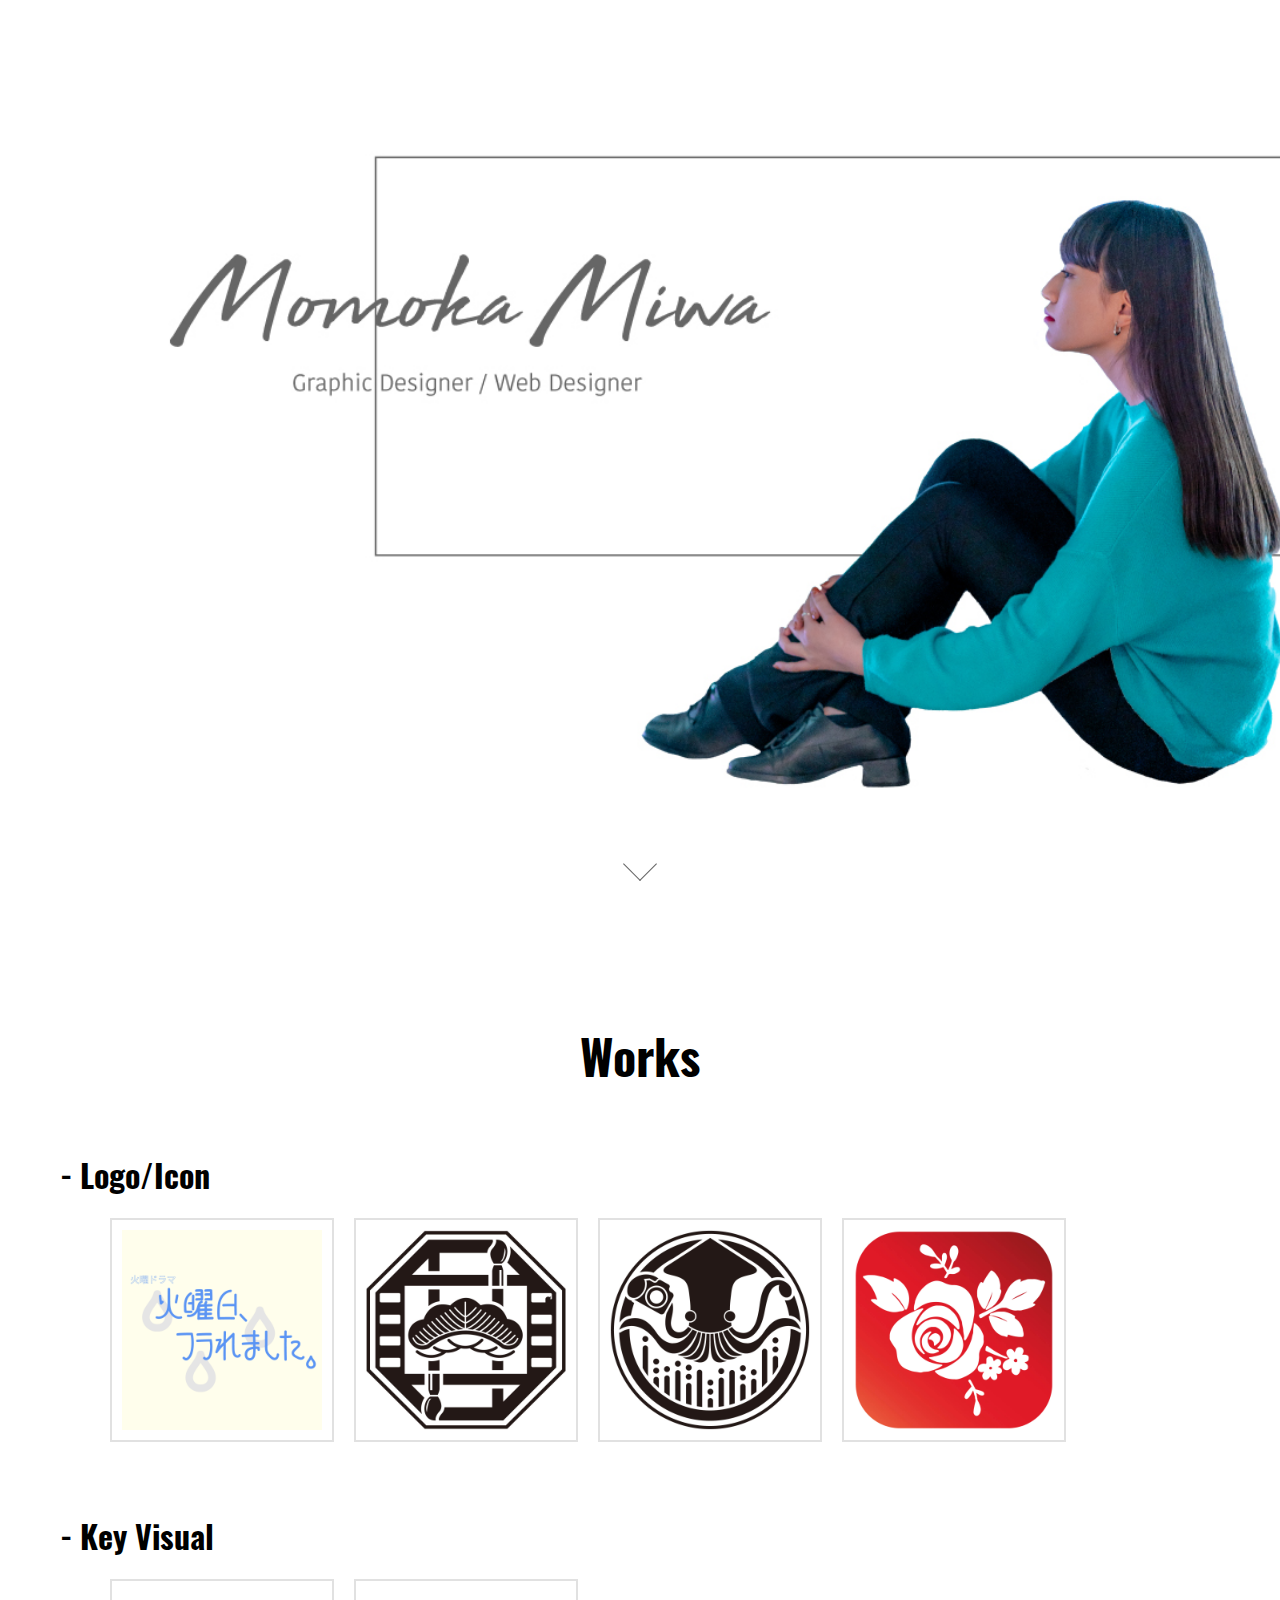
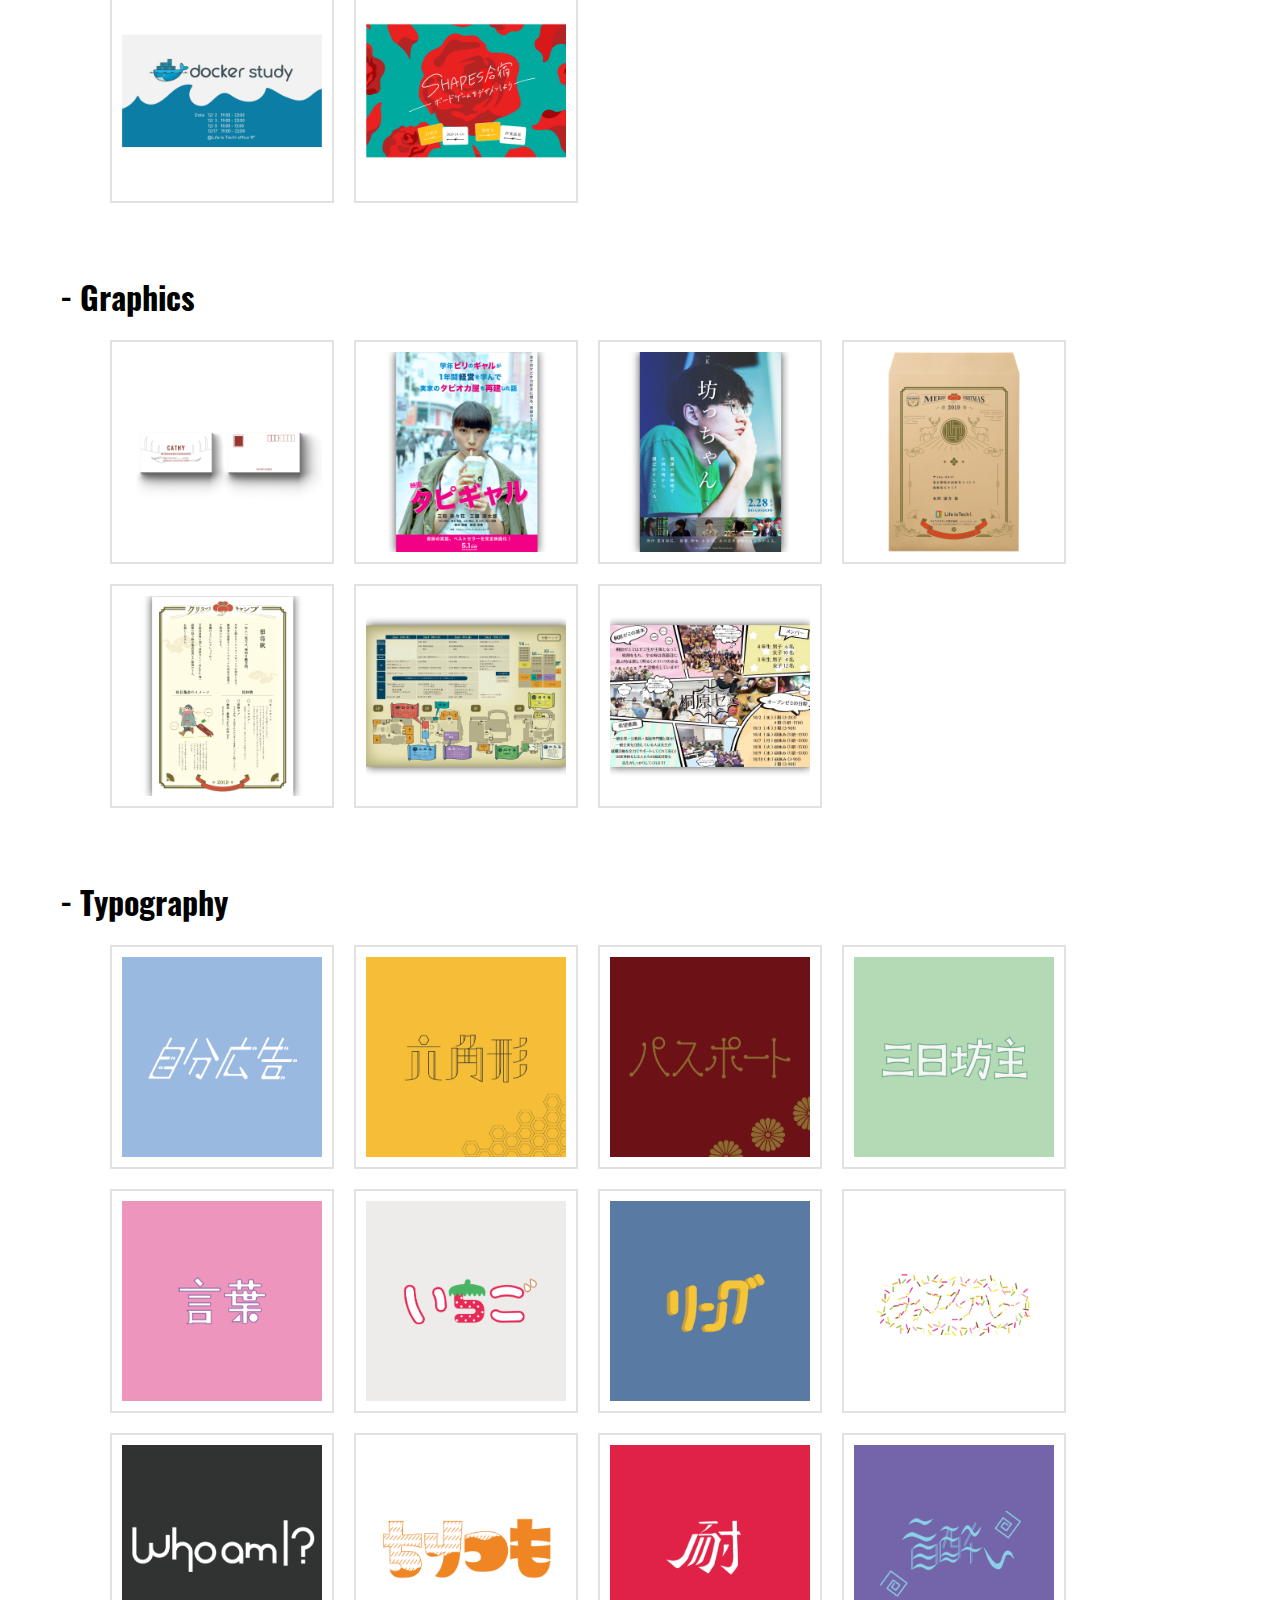
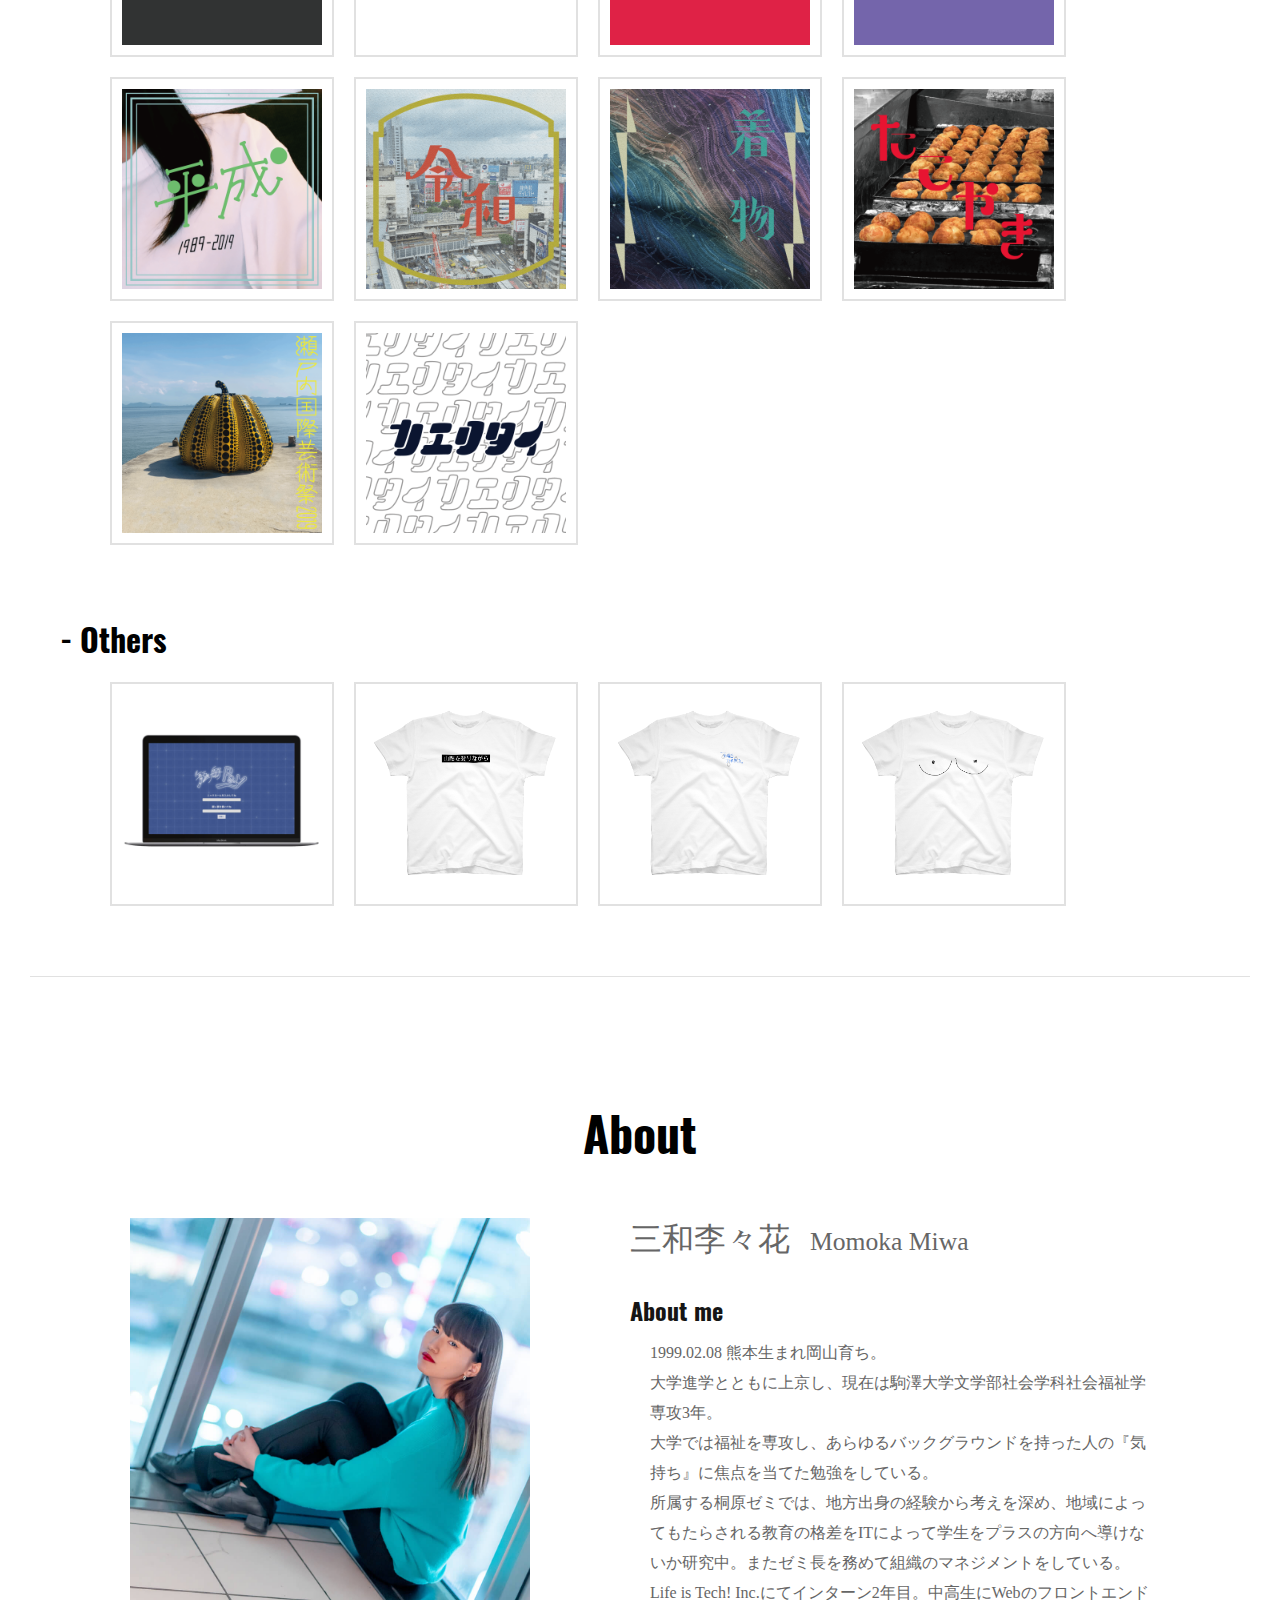
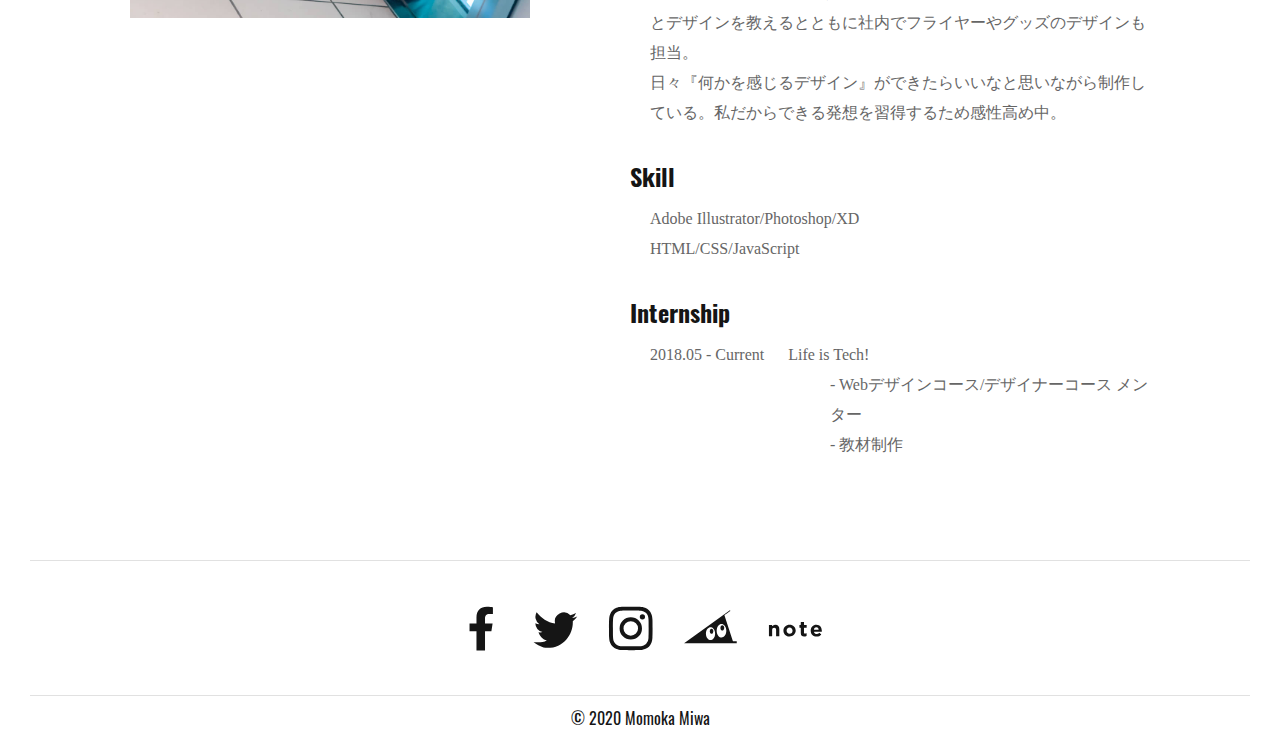
<file: index.html>
<!DOCTYPE html>
<html lang="en">

<head>
    <meta charset="UTF-8">
    <title>Momoka Miwa</title>
    <link rel="stylesheet" href="style.css">
    <script type="text/javascript" src="js/jquery-3.4.1.min.js"></script>
    <link rel="shortcut icon" type="image/x-icon" href="img/favicon2.ico">


</head>

<body>
    <!--
    <header>
        <div class="el_humburger">
            <span class="top"></span>
            <span class="middle"></span>
            <span class="bottom"></span>
        </div>

        <div id="navigation" class="navigation">
            <div class="navigation_screen">
                <nav class="nav_wrap">
                    <div class="content home">
                    <a href="#works">Works</a></div>
                    <div class="content whoami"><a href="#about">About</a></div>

                </nav>
            </div>
        </div>
    </header>
-->
    <header>
        <div class="header">
            <img src="img/header.jpg" alt="">
        </div>
        <a href="#works"><span></span></a>
    </header>

    <section class="works" id="works">
        <h1>Works</h1>
        <div class="typography">
            <h2>- Logo/Icon</h2>
            <div class="workall">
                <div class="something">
                    <div class="modal" id="modal">
                        <div class="modal-left">
                            <img src="img/kl.png" alt="" width="200">
                        </div>
                        <div class="modal-right">
                            <div class="text">
                                <div class="modal-title">
                                    火曜日、フラれました。 ロゴ
                                </div>
                                <div class="modal-genre">
                                    Planning / Design
                                </div>
                                <div class="modal-description">
                                    Life is Tech! Schoolの火曜日メンターにて制作されたドラマのロゴ。<br>
                                    ドラマ制作時に雫をキーアイコンにしたいという監督からの要望があったため各所に雫を用いている。<br>ロゴは手書きオリジナル。
                                </div>
                            </div>
                        </div>
                    </div>
                    <div class="work" id="work">
                        <a class="detail" id="detail">
                            <img src="img/kl.png" alt="" width="200">
                            <div class="mask">
                                <div class="caption">
                                    <p>Logo<br>Planning / Design</p>
                                </div>
                            </div>
                        </a>
                    </div>
                </div>

                <div class="something">
                    <div class="modal2" id="modal2">
                        <div class="modal-left">
                            <img src="img/km.jpg" alt="" width="200">
                        </div>
                        <div class="modal-right">
                            <div class="text">
                                <div class="modal-title">
                                    松井藩 ロゴ
                                </div>
                                <div class="modal-genre">
                                    Planning / Design
                                </div>
                                <div class="modal-description">
                                    Life is Tech! X'mas Camp 2019 Campのテーマは「和」<br>
                                    それぞれの開発チームごとに家紋を作成した。<br>
                                    松井藩は動画制作とアニメーションのコースだったためそれらの要素を組み合わせた。<br>右上に隠れるトビスケというキャラクターのシルエットもこだわり。松井さんといえばトビスケ。

                                </div>
                            </div>
                        </div>
                    </div>
                    <div class="work2" id="work2">
                        <a class="detail2" id="detail2">
                            <img src="img/km.jpg" alt="" width="200">
                            <div class="mask2">
                                <div class="caption2">
                                    <p>Logo<br>Planning / Design</p>
                                </div>
                            </div>
                        </a>
                    </div>
                </div>

                <div class="something">
                    <div class="modal3" id="modal3">
                        <div class="modal-left">
                            <img src="img/ks.jpg" alt="" width="200">
                        </div>
                        <div class="modal-right">
                            <div class="text">
                                <div class="modal-title">
                                    讃井藩 ロゴ
                                </div>
                                <div class="modal-genre">
                                    Planning / Design
                                </div>
                                <div class="modal-description">
                                    Life is Tech! X'mas Camp 2019 Campのテーマは「和」<br>
                                    それぞれの開発チームごとに家紋を作成した。<br>
                                    讃井藩はカメラとDTM/初音ミクのコースだったためそれらの要素を組み合わせた。<br>讃井さんと言えばイカ娘。イカちゃんというTwitterアカウントもあるためイカをモチーフにしている。
                                </div>
                            </div>
                        </div>
                    </div>
                    <div class="work3" id="work3">
                        <a class="detail3" id="detail3">
                            <img src="img/ks.jpg" alt="" width="200">
                            <div class="mask3">
                                <div class="caption3">
                                    <p>Logo<br>Planning / Design</p>
                                </div>
                            </div>
                        </a>
                    </div>
                </div>

                <div class="something">
                    <div class="modal4" id="modal4">
                        <div class="modal-left">
                            <img src="img/zi.jpg" alt="" width="200">
                        </div>
                        <div class="modal-right">
                            <div class="text">
                                <div class="modal-title">
                                    火曜日アプリ アイコン
                                </div>
                                <div class="modal-genre">
                                    Planning / Design
                                </div>
                                <div class="modal-description">
                                    Life is Tech! Schoolの火曜日メンターにて制作されたドラマの動画がまとまったアプリのアイコン。<br>
                                    監督から赤色がほしいと要望があったため背景は赤のグラデーション。<br>収録されている火曜はいつもTUESDAYのキーアイコンが薔薇のためそちらを起用。
                                </div>
                            </div>
                        </div>
                    </div>
                    <div class="work4" id="work4">
                        <a class="detail4" id="detail4">
                            <img src="img/zi.jpg" alt="" width="200">
                            <div class="mask4">
                                <div class="caption4">
                                    <p>Icon<br>Planning / Design</p>
                                </div>
                            </div>
                        </a>
                    </div>
                </div>
            </div>
        </div>

        <div class="typography">
            <h2>- Key Visual</h2>
            <div class="workall">
                <div class="something">
                    <div class="modal5" id="modal5">
                        <div class="modal-left">
                            <img src="img/ds.jpg" alt="" width="200">
                        </div>
                        <div class="modal-right">
                            <div class="text">
                                <div class="modal-title">
                                    Docker勉強会 キービジュアル
                                </div>
                                <div class="modal-genre">
                                    Planning / Design
                                </div>
                                <div class="modal-description">
                                    Life is Tech! のメンター向けに行われたDocker勉強会の告知用キービジュアル。<br>Dockerといえばクジラの可愛らしいアイコン。<br>ロゴも丸みを帯びているのでDockerらしさが伝わるデザインでかつ可愛いを意識した。
                                </div>
                            </div>
                        </div>
                    </div>
                    <div class="work5" id="work5">
                        <a class="detail5" id="detail5">
                            <img src="img/ds.jpg" alt="" width="200">
                            <div class="mask5">
                                <div class="caption5">
                                    <p>Key Visual<br>Planning / Design</p>
                                </div>
                            </div>
                        </a>
                    </div>
                </div>
                <div class="something">
                    <div class="modal6" id="modal6">
                        <div class="modal-left">
                            <img src="img/sc.jpg" alt="" width="200">
                        </div>
                        <div class="modal-right">
                            <div class="text">
                                <div class="modal-title">
                                    Shapes合宿 キービジュアル
                                </div>
                                <div class="modal-genre">
                                    Planning / Design
                                </div>
                                <div class="modal-description">
                                    Life is Tech! 内のデザインコミュニティ、SHAPES。<br>合宿はボードゲームをデザインしようというテーマだった。<br>デザインは苦手でもボードゲームが好きな人に来てもらいたかったため、実在するボドゲのデザインをオマージュした。<br>ひと目で分かるキャッチーなデザインを意識した。
                                </div>
                            </div>
                        </div>
                    </div>
                    <div class="work6" id="work6">
                        <a class="detail6" id="detail6">
                            <img src="img/sc.jpg" alt="" width="200">
                            <div class="mask6">
                                <div class="caption6">
                                    <p>Key Visual<br>Planning / Design</p>
                                </div>
                            </div>
                        </a>
                    </div>
                </div>
            </div>
        </div>

        <div class="typography">
            <h2>- Graphics</h2>
            <div class="workall">
                <div class="something">
                    <div class="modal7" id="modal7">
                        <div class="modal-left">
                            <img src="img/bc.jpg" alt="" width="200">
                        </div>
                        <div class="modal-right">
                            <div class="text">
                                <div class="modal-title">
                                    名刺
                                </div>
                                <div class="modal-genre">
                                    Planning / Design
                                </div>
                                <div class="modal-description">
                                    Life is Tech! 用に作成した名刺。<br>
                                    渡す人には自分のことを覚えておいてもらいたいし、私も覚えておきたい。<br>そのことからポストカード風のデザインにして渡す際には相手の名前を書くようにしている。
                                    <br>湾曲した前髪と特徴的なアイライン、そして使用している口紅の色を盛り込んだ。
                                </div>
                            </div>
                        </div>
                    </div>
                    <div class="work7" id="work7">
                        <a class="detail7" id="detail7">
                            <img src="img/bc.jpg" alt="" width="200">
                            <div class="mask7">
                                <div class="caption7">
                                    <p>Business Card<br>Planning / Design</p>
                                </div>
                            </div>
                        </a>
                    </div>
                </div>

                <div class="something">
                    <div class="modal8" id="modal8">
                        <div class="modal-left">
                            <img src="img/tg.jpg" alt="" width="200">
                        </div>
                        <div class="modal-right">
                            <div class="text">
                                <div class="modal-title">
                                    タピギャル ポスター
                                </div>
                                <div class="modal-genre">
                                    Planning / Design
                                </div>
                                <div class="modal-description">
                                    Life is Tech! デザイナーコース教材制作の際にデザインの見本として制作したポスター。<br>映画のフライヤーを作成しようというテキストに盛り込まれている。
                                    <br>Photoshopでの背景画像の加工とCMYKでの文字色の決定に時間を要した。
                                </div>
                            </div>
                        </div>
                    </div>
                    <div class="work8" id="work8">
                        <a class="detail8" id="detail8">
                            <img src="img/tg.jpg" alt="" width="200">
                            <div class="mask8">
                                <div class="caption8">
                                    <p>Poster<br>Planning / Design</p>
                                </div>
                            </div>
                        </a>
                    </div>
                </div>
                <div class="something">
                    <div class="modal9" id="modal9">
                        <div class="modal-left">
                            <img src="img/kb.jpg" alt="" width="200">
                        </div>
                        <div class="modal-right">
                            <div class="text">
                                <div class="modal-title">
                                    坊っちゃん ポスター
                                </div>
                                <div class="modal-genre">
                                    Planning / Design
                                </div>
                                <div class="modal-description">
                                    Life is Tech! デザイナーコース教材制作の際にデザインの見本として制作したポスター。<br>映画のフライヤーを作成しようというテキストに盛り込まれている。<br>Photoshopにて2方向からのグラデーションにこだわった。
                                    <br>左から青、下から黒のグラデーションが効いて識字性が高くなっている。
                                </div>
                            </div>
                        </div>
                    </div>
                    <div class="work9" id="work9">
                        <a class="detail9" id="detail9">
                            <img src="img/kb.jpg" alt="" width="200">
                            <div class="mask9">
                                <div class="caption9">
                                    <p>Poster<br>Planning / Design</p>
                                </div>
                            </div>
                        </a>
                    </div>
                </div>

                <div class="something">
                    <div class="modal10" id="modal10">
                        <div class="modal-left">
                            <img src="img/xe.jpg" alt="" width="200">
                        </div>
                        <div class="modal-right">
                            <div class="text">
                                <div class="modal-title">
                                    クリスマスキャンプ2019<br>招待状封入封筒
                                </div>
                                <div class="modal-genre">
                                    Planning / Design
                                </div>
                                <div class="modal-description">
                                    Life is Tech! X'mas Camp 2019 への招待状が封入された封筒のデザイン。<br>Campのテーマは「和」
                                    <br>クリスマスと和風という和洋折衷が難しくはあったがなんとかまとまった。
                                    <br>住所印刷用のスペースを考慮したデザインがこだわり。
                                </div>
                            </div>
                        </div>
                    </div>
                    <div class="work10" id="work10">
                        <a class="detail10" id="detail10">
                            <img src="img/xe.jpg" alt="" width="200">
                            <div class="mask10">
                                <div class="caption10">
                                    <p>Envelope<br>Planning / Design</p>
                                </div>
                            </div>
                        </a>
                    </div>
                </div>

                <div class="something">
                    <div class="modal11" id="modal11">
                        <div class="modal-left">
                            <img src="img/xi.jpg" alt="" width="200">
                        </div>
                        <div class="modal-right">
                            <div class="text">
                                <div class="modal-title">
                                    クリスマスキャンプ2019<br>招待状
                                </div>
                                <div class="modal-genre">
                                    Planning / Design
                                </div>
                                <div class="modal-description">
                                    Life is Tech! X'mas Camp 2019 への招待状。<br>Campのテーマは「和」
                                    <br>背景をぼやかしたり雲を取り入れることによって昔と和風という感じを表現している。
                                    <br>こだわりは縦書きの文字とクリスマスキャンプの文字の変形。
                                </div>
                            </div>
                        </div>
                    </div>
                    <div class="work11" id="work11">
                        <a class="detail11" id="detail11">
                            <img src="img/xi.jpg" alt="" width="200">
                            <div class="mask11">
                                <div class="caption11">
                                    <p>Invitation<br>Planning / Design</p>
                                </div>
                            </div>
                        </a>
                    </div>
                </div>

                <div class="something">
                    <div class="modal12" id="modal12">
                        <div class="modal-left">
                            <img src="img/xs.jpg" alt="" width="200">
                        </div>
                        <div class="modal-right">
                            <div class="text">
                                <div class="modal-title">
                                    クリスマスキャンプ2019<br>しおり
                                </div>
                                <div class="modal-genre">
                                    　Planning / Design
                                </div>
                                <div class="modal-description">
                                    Life is Tech! X'mas Camp 2019 にて配られたしおりのデザイン。
                                    <br>館内Mapからタイムスケジュールまで全て手作り。
                                    <br>こだわりは主要な部屋の案内を巻物にしたところ。家紋も背景に入っている。
                                </div>
                            </div>
                        </div>
                    </div>
                    <div class="work12" id="work12">
                        <a class="detail12" id="detail12">
                            <img src="img/xs.jpg" alt="" width="200">
                            <div class="mask12">
                                <div class="caption12">
                                    <p>Booklet<br>Planning / Design</p>
                                </div>
                            </div>
                        </a>
                    </div>
                </div>

                <div class="something">
                    <div class="modal13" id="modal13">
                        <div class="modal-left">
                            <img src="img/zc.jpg" alt="" width="200">
                        </div>
                        <div class="modal-right">
                            <div class="text">
                                <div class="modal-title">
                                    桐原ゼミ フライヤー
                                </div>
                                <div class="modal-genre">
                                    Planning / Design
                                </div>
                                <div class="modal-description">
                                    大学で所属するゼミのフライヤー。<br>後輩に楽しそうな雰囲気が伝わって欲しいという広報長からの要望によりアメコミ風のデザインにした。
                                    <br>写真も希望があったものたちをふんだんに使って一枚にまとめた。
                                </div>
                            </div>
                        </div>
                    </div>
                    <div class="work13" id="work13">
                        <a class="detail13" id="detail13">
                            <img src="img/zc.jpg" alt="" width="200">
                            <div class="mask13">
                                <div class="caption13">
                                    <p>Flyer<br>Planning / Design</p>
                                </div>
                            </div>
                        </a>
                    </div>
                </div>
            </div>
        </div>

        <div class="typography">
            <h2>- Typography</h2>
            <div class="workall">
                <div class="something">
                    <div class="modal14" id="modal14">
                        <div class="modal-left">
                            <img src="img/tzibun.png" alt="" width="200">
                        </div>
                        <div class="modal-right">
                            <div class="text">
                                <div class="modal-title">
                                    自分広告
                                </div>
                                <div class="modal-genre">
                                    Planning / Design
                                </div>
                                <div class="modal-description">
                                    Illustrator技術力向上のために始めた1日1タイポグラフィ。<br>記念すべき1日目は自分広告。
                                    <br>この取り組みを自分の広告にしていくんだという決意。
                                </div>
                            </div>
                        </div>
                    </div>
                    <div class="work14" id="work14">
                        <a class="detail14" id="detail14">
                            <img src="img/tzibun.png" alt="" width="200">
                            <div class="mask14">
                                <div class="caption14">
                                    <p>Typography<br>Planning / Design</p>
                                </div>
                            </div>
                        </a>
                    </div>
                </div>

                <div class="something">
                    <div class="modal15" id="modal15">
                        <div class="modal-left">
                            <img src="img/trokkaku.png" alt="" width="200">
                        </div>
                        <div class="modal-right">
                            <div class="text">
                                <div class="modal-title">
                                    六角形
                                </div>
                                <div class="modal-genre">
                                    Planning　/　Design
                                </div>
                                <div class="modal-description">
                                    Illustrator技術力向上のために始めた1日1タイポグラフィ。<br>2日目は六角形。
                                    <br>一番好きな図形である六角形をイメージして文字を制作した。
                                </div>
                            </div>
                        </div>
                    </div>
                    <div class="work15" id="work15">
                        <a class="detail15" id="detail15">
                            <img src="img/trokkaku.png" alt="" width="200">
                            <div class="mask15">
                                <div class="caption15">
                                    <p>Typography<br>Planning / Design</p>
                                </div>
                            </div>
                        </a>
                    </div>
                </div>

                <div class="something">
                    <div class="modal16" id="modal16">
                        <div class="modal-left">
                            <img src="img/tpass.png" alt="" width="200">
                        </div>
                        <div class="modal-right">
                            <div class="text">
                                <div class="modal-title">
                                    パスポート
                                </div>
                                <div class="modal-genre">
                                    Planning　/　Design
                                </div>
                                <div class="modal-description">
                                    Illustrator技術力向上のために始めた1日1タイポグラフィ。<br>3日目はパスポート。
                                    <br>5年のパスポートから10年のパスポートに切り替わった記念の日で少し大人になった気分。
                                    <br>
                                </div>
                            </div>
                        </div>
                    </div>
                    <div class="work16" id="work16">
                        <a class="detail16" id="detail16">
                            <img src="img/tpass.png" alt="" width="200">
                            <div class="mask16">
                                <div class="caption16">
                                    <p>Typography<br>Planning / Design</p>
                                </div>
                            </div>
                        </a>
                    </div>
                </div>
                <div class="something">
                    <div class="modal17" id="modal17">
                        <div class="modal-left">
                            <img src="img/tmikka.png" alt="" width="200">
                        </div>
                        <div class="modal-right">
                            <div class="text">
                                <div class="modal-title">
                                    三日坊主
                                </div>
                                <div class="modal-genre">
                                    Planning　/　Design
                                </div>
                                <div class="modal-description">
                                    Illustrator技術力向上のために始めた1日1タイポグラフィ。<br>4日目は三日坊主。
                                    <br>とりあえず三日坊主は回避という安堵の気持ちで制作した。
                                    <br>
                                    <br>
                                </div>
                            </div>
                        </div>
                    </div>
                    <div class="work17" id="work17">
                        <a class="detail17" id="detail17">
                            <img src="img/tmikka.png" alt="" width="200">
                            <div class="mask17">
                                <div class="caption17">
                                    <p>Typography<br>Planning / Design</p>
                                </div>
                            </div>
                        </a>
                    </div>
                </div>

                <div class="something">
                    <div class="modal18" id="modal18">
                        <div class="modal-left">
                            <img src="img/tkotoba.png" alt="" width="200">
                        </div>
                        <div class="modal-right">
                            <div class="text">
                                <div class="modal-title">
                                    言葉
                                </div>
                                <div class="modal-genre">
                                    Planning　/　Design
                                </div>
                                <div class="modal-description">
                                    Illustrator技術力向上のために始めた1日1タイポグラフィ。<br>5日目は言葉。
                                    <br>自分について考えていて言葉が好きなんだと気づいた日だった。タイポグラフィをしているのも言葉が好きだからなのかな。
                                    <br>
                                    <br>
                                </div>
                            </div>
                        </div>
                    </div>
                    <div class="work18" id="work18">
                        <a class="detail18" id="detail18">
                            <img src="img/tkotoba.png" alt="" width="200">
                            <div class="mask18">
                                <div class="caption18">
                                    <p>Typography<br>Planning / Design</p>
                                </div>
                            </div>
                        </a>
                    </div>
                </div>

                <div class="something">
                    <div class="modal19" id="modal19">
                        <div class="modal-left">
                            <img src="img/tichigo.png" alt="" width="200">
                        </div>
                        <div class="modal-right">
                            <div class="text">
                                <div class="modal-title">
                                    いちご
                                </div>
                                <div class="modal-genre">
                                    Planning　/　Design
                                </div>
                                <div class="modal-description">
                                    Illustrator技術力向上のために始めた1日1タイポグラフィ。<br>6日目はいちご。
                                    <br>いちごのヘタが工夫できそうと興味本位で作ってみた。
                                    <br>
                                    <br>
                                </div>
                            </div>
                        </div>
                    </div>
                    <div class="work19" id="work19">
                        <a class="detail19" id="detail19">
                            <img src="img/tichigo.png" alt="" width="200">
                            <div class="mask19">
                                <div class="caption19">
                                    <p>Typography<br>Planning / Design</p>
                                </div>
                            </div>
                        </a>
                    </div>
                </div>

                <div class="something">
                    <div class="modal20" id="modal20">
                        <div class="modal-left">
                            <img src="img/tring.png" alt="" width="200">
                        </div>
                        <div class="modal-right">
                            <div class="text">
                                <div class="modal-title">
                                    リング
                                </div>
                                <div class="modal-genre">
                                    Planning　/　Design
                                </div>
                                <div class="modal-description">
                                    　Illustrator技術力向上のために始めた1日1タイポグラフィ。<br>7日目はリング。
                                    <br>当時はシルバーアクセサリーを集めるのが趣味でリングが一番欲しいものだった。
                                    <br>立体感に挑戦してみようかとしたけどバランスが取れず失敗。
                                    <br>
                                </div>
                            </div>
                        </div>
                    </div>
                    <div class="work20" id="work20">
                        <a class="detail20" id="detail20">
                            <img src="img/tring.png" alt="" width="200">
                            <div class="mask20">
                                <div class="caption20">
                                    <p>Typography<br>Planning / Design</p>
                                </div>
                            </div>
                        </a>
                    </div>
                </div>

                <div class="something">
                    <div class="modal21" id="modal21">
                        <div class="modal-left">
                            <img src="img/tchoco.png" alt="" width="200">
                        </div>
                        <div class="modal-right">
                            <div class="text">
                                <div class="modal-title">
                                    チョコスプレー
                                </div>
                                <div class="modal-genre">
                                    Planning / Design
                                </div>
                                <div class="modal-description">
                                    Illustrator技術力向上のために始めた1日1タイポグラフィ。<br>8日目はチョコスプレー。
                                    <br>アイスにかかるチョコスプレーをみてカラフルなチョコスプレーの中に溺れたいと思ってしまった。
                                    <br>チョコスプレーだけで文字を生成。
                                    <br>
                                </div>
                            </div>
                        </div>
                    </div>
                    <div class="work21" id="work21">
                        <a class="detail21" id="detail21">
                            <img src="img/tchoco.png" alt="" width="200">
                            <div class="mask21">
                                <div class="caption21">
                                    <p>Typography<br>Planning / Design</p>
                                </div>
                            </div>
                        </a>
                    </div>
                </div>

                <div class="something">
                    <div class="modal22" id="modal22">
                        <div class="modal-left">
                            <img src="img/twho.png" alt="" width="200">
                        </div>
                        <div class="modal-right">
                            <div class="text">
                                <div class="modal-title">
                                    Who am I?
                                </div>
                                <div class="modal-genre">
                                    Planning / Design
                                </div>
                                <div class="modal-description">
                                    Illustrator技術力向上のために始めた1日1タイポグラフィ。<br>9日目はWho am I?
                                    <br>ゼミで自己分析をしていて自分は一体何者なんだと思い制作した一文字。
                                    <br>
                                    <br>
                                </div>
                            </div>
                        </div>
                    </div>
                    <div class="work22" id="work22">
                        <a class="detail22" id="detail22">
                            <img src="img/twho.png" alt="" width="200">
                            <div class="mask22">
                                <div class="caption22">
                                    <p>Typography<br>Planning / Design</p>
                                </div>
                            </div>
                        </a>
                    </div>
                </div>

                <div class="something">
                    <div class="modal23" id="modal23">
                        <div class="modal-left">
                            <img src="img/tchiri.png" alt="" width="200">
                        </div>
                        <div class="modal-right">
                            <div class="text">
                                <div class="modal-title">
                                    ちりつも
                                </div>
                                <div class="modal-genre">
                                    Planning / Design
                                </div>
                                <div class="modal-description">
                                    Illustrator技術力向上のために始めた1日1タイポグラフィ。<br>10日目はちりつも。
                                    <br>フォントを制作している方にお会いして自分の作品を見ていただいた日。温かい言葉をもらえた。
                                    <br>ちりつもっていこうという意識。
                                    <br>
                                </div>
                            </div>
                        </div>
                    </div>
                    <div class="work23" id="work23">
                        <a class="detail23" id="detail23">
                            <img src="img/tchiri.png" alt="" width="200">
                            <div class="mask23">
                                <div class="caption23">
                                    <p>Typography<br>Planning / Design</p>
                                </div>
                            </div>
                        </a>
                    </div>
                </div>

                <div class="something">
                    <div class="modal24" id="modal24">
                        <div class="modal-left">
                            <img src="img/ttae.png" alt="" width="200">
                        </div>
                        <div class="modal-right">
                            <div class="text">
                                <div class="modal-title">
                                    耐
                                </div>
                                <div class="modal-genre">
                                    Planning / Design
                                </div>
                                <div class="modal-description">
                                    Illustrator技術力向上のために始めた1日1タイポグラフィ。<br>11日目は耐。
                                    <br>1つのテーマでアイコンを100個作ってみるというアイコン100本ノックを達成した日。
                                    <br>耐えた。というところ。
                                    <br>
                                </div>
                            </div>
                        </div>
                    </div>
                    <div class="work24" id="work24">
                        <a class="detail24" id="detail24">
                            <img src="img/ttae.png" alt="" width="200">
                            <div class="mask24">
                                <div class="caption24">
                                    <p>Typography<br>Planning / Design</p>
                                </div>
                            </div>
                        </a>
                    </div>
                </div>

                <div class="something">
                    <div class="modal25" id="modal25">
                        <div class="modal-left">
                            <img src="img/tfutsuka.png" alt="" width="200">
                        </div>
                        <div class="modal-right">
                            <div class="text">
                                <div class="modal-title">
                                    二日酔い
                                </div>
                                <div class="modal-genre">
                                    Planning / Design
                                </div>
                                <div class="modal-description">
                                    Illustrator技術力向上のために始めた1日1タイポグラフィ。<br>12日目は二日酔い。
                                    <br>飲みすぎてしまい翌日にも残る気持ち悪さ。
                                    <br>この日は友達と担々麺を食べに行く予定だったがリスケしてもらった。申し訳ない。
                                    <br>
                                </div>
                            </div>
                        </div>
                    </div>
                    <div class="work25" id="work25">
                        <a class="detail25" id="detail25">
                            <img src="img/tfutsuka.png" alt="" width="200">
                            <div class="mask25">
                                <div class="caption25">
                                    <p>Typography<br>Planning / Design</p>
                                </div>
                            </div>
                        </a>
                    </div>
                </div>

                <div class="something">
                    <div class="modal26" id="modal26">
                        <div class="modal-left">
                            <img src="img/theisei.png" alt="" width="200">
                        </div>
                        <div class="modal-right">
                            <div class="text">
                                <div class="modal-title">
                                    平成
                                </div>
                                <div class="modal-genre">
                                    Planning / Design
                                </div>
                                <div class="modal-description">
                                    Illustrator技術力向上のために始めた1日1タイポグラフィ。<br>13日目は平成。
                                    <br>制作日は平成最後の日、4/30。
                                    <br>あるイベントに参加していてそのTシャツの写真とともに。
                                    <br>
                                </div>
                            </div>
                        </div>
                    </div>
                    <div class="work26" id="work26">
                        <a class="detail26" id="detail26">
                            <img src="img/theisei.png" alt="" width="200">
                            <div class="mask26">
                                <div class="caption26">
                                    <p>Typography<br>Planning / Design</p>
                                </div>
                            </div>
                        </a>
                    </div>
                </div>

                <div class="something">
                    <div class="modal27" id="modal27">
                        <div class="modal-left">
                            <img src="img/treiwa.png" alt="" width="200">
                        </div>
                        <div class="modal-right">
                            <div class="text">
                                <div class="modal-title">
                                    令和
                                </div>
                                <div class="modal-genre">
                                    Planning / Design
                                </div>
                                <div class="modal-description">
                                    Illustrator技術力向上のために始めた1日1タイポグラフィ。<br>14日目は令和。
                                    <br>平成最後の日の渋谷の写真とともに。写真加工も学ぼうとこのあたりから画像も使っている。
                                    <br>
                                    <br>
                                </div>
                            </div>
                        </div>
                    </div>
                    <div class="work27" id="work27">
                        <a class="detail27" id="detail27">
                            <img src="img/treiwa.png" alt="" width="200">
                            <div class="mask27">
                                <div class="caption27">
                                    <p>Typography<br>Planning / Design</p>
                                </div>
                            </div>
                        </a>
                    </div>
                </div>

                <div class="something">
                    <div class="modal28" id="modal28">
                        <div class="modal-left">
                            <img src="img/thaha.png" alt="" width="200">
                            <div class="modal-right">
                                <div class="text">
                                    <div class="modal-title">
                                        母の日
                                    </div>
                                    <div class="modal-genre">
                                        Planning / Design
                                    </div>
                                    <div class="modal-description">
                                        Illustrator技術力向上のために始めた1日1タイポグラフィ。<br>15日目は母の日。
                                        <br>帰省と合わせて母の日のプレゼントも渡した。
                                        <br>母親には感謝しなきゃね。このころから大正タイポグラフィに魅力を感じてくる。
                                        <br>
                                    </div>
                                </div>
                            </div>
                        </div>
                        <div class="work28" id="work28">
                            <a class="detail28" id="detail28">
                                <img src="img/thaha.png" alt="" width="200">
                                <div class="mask28">
                                    <div class="caption28">
                                        <p>Typography<br>Planning / Design</p>
                                    </div>
                                </div>
                            </a>
                        </div>
                    </div>

                    <div class="something">
                        <div class="modal29" id="modal29">
                            <div class="modal-left">
                                <img src="img/tkimono.png" alt="" width="200">
                            </div>
                            <div class="modal-right">
                                <div class="text">
                                    <div class="modal-title">
                                        着物
                                    </div>
                                    <div class="modal-genre">
                                        Planning / Design
                                    </div>
                                    <div class="modal-description">
                                        Illustrator技術力向上のために始めた1日1タイポグラフィ。<br>16日目は着物。
                                        <br>お着物を買ってもらって仕立てる準備をしているところの一枚。
                                        <br>墨流しという技法を使った柄で綺麗な色が気に入っている。
                                        <br>
                                    </div>
                                </div>
                            </div>
                        </div>
                    </div>
                    <div class="work29" id="work29">
                        <a class="detail29" id="detail29">
                            <img src="img/tkimono.png" alt="" width="200">
                            <div class="mask29">
                                <div class="caption29">
                                    <p>Typography<br>Planning / Design</p>
                                </div>
                            </div>
                        </a>
                    </div>
                </div>

                <div class="something">
                    <div class="modal30" id="modal30">
                        <div class="modal-left">
                            <img src="img/ttako.png" alt="" width="200">
                        </div>
                        <div class="modal-right">
                            <div class="text">
                                <div class="modal-title">
                                    たこ焼き
                                </div>
                                <div class="modal-genre">
                                    Planning / Design
                                </div>
                                <div class="modal-description">
                                    Illustrator技術力向上のために始めた1日1タイポグラフィ。<br>17日目はたこやき。
                                    <br>帰省すると必ず食べに行き、並んでまでも食べたいたこやき。
                                    <br>中身がとろとろで美味しい。
                                    <br>
                                </div>
                            </div>
                        </div>
                    </div>
                    <div class="work30" id="work30">
                        <a class="detail30" id="detail30">
                            <img src="img/ttako.png" alt="" width="200">
                            <div class="mask30">
                                <div class="caption30">
                                    <p>Typography<br>Planning / Design</p>
                                </div>
                            </div>
                        </a>
                    </div>
                </div>
                <div class="something">
                    <div class="modal31" id="modal31">
                        <div class="modal-left">
                            <img src="img/tsetogei2.png" alt="" width="200">
                        </div>
                        <div class="modal-right">
                            <div class="text">
                                <div class="modal-title">
                                    瀬戸内芸術祭
                                </div>
                                <div class="modal-genre">
                                    Planning /Design
                                </div>
                                <div class="modal-description">
                                    Illustrator技術力向上のために始めた1日1タイポグラフィ。<br>18日目は瀬戸内国際芸術祭。
                                    <br>4年に一度の瀬戸内国際芸術祭を見に行った。草間彌生さんのかぼちゃを初めて見た。
                                    <br>
                                    <br>
                                </div>
                            </div>
                        </div>
                    </div>
                    <div class="work31" id="work31">
                        <a class="detail31" id="detail31">
                            <img src="img/tsetogei2.png" alt="" width="200">
                            <div class="mask31">
                                <div class="caption31">
                                    <p>Typography<br>Planning / Design</p>
                                </div>
                            </div>
                        </a>
                    </div>
                </div>
                <div class="something">
                    <div class="modal32" id="modal32">
                        <div class="modal-left">
                            <img src="img/tkaeritai.png" alt="" width="200">
                        </div>
                        <div class="modal-right">
                            <div class="text">
                                <div class="modal-title">
                                    カエリタイ
                                </div>
                                <div class="modal-genre">
                                    Planning / Design
                                </div>
                                <div class="modal-description">
                                    Illustrator技術力向上のために始めた1日1タイポグラフィ。<br>19日目はカエリタイ。
                                    <br>大学にいると帰りたいと思ってしまうため制作した文字。
                                    <br>可愛くできたので満足。
                                    <br>
                                </div>
                            </div>
                        </div>
                    </div>
                    <div class="work32" id="work32">
                        <a class="detail32" id="detail32">
                            <img src="img/tkaeritai.png" alt="" width="200">
                            <div class="mask32">
                                <div class="caption32">
                                    <p>Typography<br>Planning / Design</p>
                                </div>
                            </div>
                        </a>
                    </div>
                </div>
            </div>
        </div>

        <div class="typography">
            <h2>- Others</h2>
            <div class="workall">
                <div class="something">
                    <div class="modal33" id="modal33">
                        <div class="modal-left">
                            <img src="img/tp2.jpg" alt="" width="200">
                        </div>
                        <div class="modal-right">
                            <div class="text">
                                <div class="modal-title">
                                    短冊Pay
                                </div>
                                <div class="modal-genre">
                                    Planning / Design
                                </div>
                                <div class="modal-description">
                                    Life is Tech! School 七夕企画「短冊Pay」<br>名前と願い事を入力するとデジタルな短冊を生成してくれるサービス。
                                　　　<br>一方でくじつきで最高でメンターからハーゲンダッツが貰えることも?!
                                    <br>最高に盛り上がった日でした。
                                    <br>Link:
                                    <a href="https://tanzakupay.herokuapp.com/">短冊Pay</a>
                                </div>
                            </div>
                        </div>
                    </div>
                    <div class="work33" id="work33">
                        <a class="detail33" id="detail33">
                            <img src="img/tp.jpg" alt="" width="200">
                            <div class="mask33">
                                <div class="caption33">
                                    <p>Web
                                        Service<br>Planning / Design</p>
                                </div>
                            </div>
                        </a>
                    </div>
                </div>

                <div class="something">
                    <div class="modal34" id="modal34">
                        <div class="modal-left">
                            <img src="img/yamamichi.png" alt="" width="200">
                        </div>
                        <div class="modal-right">
                            <div class="text">
                                <div class="modal-title">
                                    山路を登りながら Tシャツ
                                </div>
                                <div class="modal-genre">
                                    Planning / Design
                                </div>
                                <div class="modal-description">
                                    2019夏は自分で作ったTシャツを着て行きてくがテーマだった。<br>AdobeのIllustratorの文字ツール出ててくる「山路を登りながら」で作品を作って見たかった。
                                　　　<br>分かる人にはわかるTシャツ。
                                    <br>この夏私の作品の中で一番売れた。<br>Link:
                                    <a href="https://suzuri.jp/_cathy/1993936/t-shirt/s/white">購入はコチラから</a>
                                </div>
                            </div>
                        </div>
                    </div>
                    <div class="work34" id="work34">
                        <a class="detail34" id="detail34">
                            <img src="img/yamamichi.png" alt="" width="200">
                            <div class="mask34">
                                <div class="caption34">
                                    <p>T-Shirts<br>Planning / Design</p>
                                </div>
                            </div>
                        </a>
                    </div>
                </div>

                <div class="something">
                    <div class="modal35" id="modal35">
                        <div class="modal-left">
                            <img src="img/kayo_wite.png" alt="" width="200">
                        </div>
                        <div class="modal-right">
                            <div class="text">
                                <div class="modal-title">
                                    火曜日、フラレれました<br>Tシャツ
                                </div>
                                <div class="modal-genre">
                                    Planning / Design
                                </div>
                                <div class="modal-description">
                                    2019夏は自分で作ったTシャツを着て行きてくがテーマだった。<br>Life is Tech! の火曜日メンターで制作したドラマのオフィシャルTシャツ。
                                    <br>ちなみに黒Ver.が可愛い。<br>Link:
                                    <a href="https://suzuri.jp/_cathy/1909953/t-shirt/s/black">黒Ver.はコチラから</a>
                                    
                                </div>
                            </div>
                        </div>
                    </div>
                    <div class="work35" id="work35">
                        <a class="detail35" id="detail35">
                            <img src="img/kayo_wite.png" alt="" width="200">
                            <div class="mask35">
                                <div class="caption35">
                                    <p>T-Shirts<br>Planning / Design</p>
                                </div>
                            </div>
                        </a>
                    </div>
                </div>

                <div class="something">
                    <div class="modal36" id="modal36">
                        <div class="modal-left">
                            <img src="img/boobs_white.png" alt="" width="200">
                        </div>
                        <div class="modal-right">
                            <div class="text">
                                <div class="modal-title">
                                    おっぱい Tシャツ
                                </div>
                                <div class="modal-genre">
                                    Planning / Design
                                </div>
                                <div class="modal-description">
                                    2019夏は自分で作ったTシャツを着て行きてくがテーマだった。<br>日本の文化は少し窮屈な気がする。
                                　　　<br>私は作ってみたかったTシャツを作ってルンルンで街を歩いた。
                                    <br>やはり日本人の視線は痛い。<br>Link:
                                    <a href="https://suzuri.jp/_cathy/1993962/t-shirt/s/black">黒Ver.はコチラから</a>
                                </div>
                            </div>
                        </div>
                    </div>
                    <div class="work36" id="work36">
                        <a class="detail36" id="detail36">
                            <img src="img/boobs_white.png" alt="" width="200">
                            <div class="mask36">
                                <div class="caption36">
                                    <p>T-Shirts<br>Planning / Design</p>
                                </div>
                            </div>
                        </a>
                    </div>
                </div>
            </div>
        </div>
    </section>

    <section class="about" id="about">
        <h1>About</h1>
        <div class="aboutcontents">
            <img src="img/cathy.jpg" alt="" width="400">
            <div class="aboutbox">
                <h3>三和李々花<span>Momoka Miwa</span></h3>
                <h4>About me</h4>
                <p>1999.02.08 熊本生まれ岡山育ち。<br>大学進学とともに上京し、現在は駒澤大学文学部社会学科社会福祉学専攻3年。<br>
                    大学では福祉を専攻し、あらゆるバックグラウンドを持った人の『気持ち』に焦点を当てた勉強をしている。<br>
                    所属する桐原ゼミでは、地方出身の経験から考えを深め、地域によってもたらされる教育の格差をITによって学生をプラスの方向へ導けないか研究中。またゼミ長を務めて組織のマネジメントをしている。<br>
                    Life is Tech! Inc.にてインターン2年目。中高生にWebのフロントエンドとデザインを教えるとともに社内でフライヤーやグッズのデザインも担当。<br>
                    日々『何かを感じるデザイン』ができたらいいなと思いながら制作している。私だからできる発想を習得するため感性高め中。
                </p>
                <h4>Skill</h4>
                <p>Adobe Illustrator/Photoshop/XD<br>HTML/CSS/JavaScript</p>
                <h4>Internship</h4>
                <p>2018.05 - Current <span>Life is Tech!</span> </p>
                <div class="swift">
                    <p>- Webデザインコース/デザイナーコース メンター</p>
                    <p>- 教材制作</p>
                </div>
            </div>
        </div>
    </section>


    <section class="links">
        <div class="fb_icon">
            <a href="https://www.facebook.com/cathy.miwa" target="_blank">
                <svg xmlns="http://www.w3.org/2000/svg" viewBox="0 0 400 400" width="100%">
                    <path class="cls-1" d="M240.14,395V225.25h56.6L307.51,155H240.14V109.46c0-19.21,9.41-37.93,39.59-37.93h30.63V11.74S282.56,7,256,7c-55.49,0-91.75,33.63-91.75,94.51V155H102.55v70.22h61.68V395Z" /></svg>
            </a>
        </div>

        <div class="twitter_icon">
            <a href="https://twitter.com/_____cathy" target="_blank">
                <svg xmlns="http://www.w3.org/2000/svg" viewBox="0 0 400 400" width="100%">
                    <path class="cls-1" d="M127.3,372.21c146.51,0,226.63-121.38,226.63-226.63,0-3.45-.07-6.89-.23-10.3A162.15,162.15,0,0,0,393.44,94a158.89,158.89,0,0,1-45.75,12.53,79.89,79.89,0,0,0,35-44.06,159.76,159.76,0,0,1-50.58,19.34A79.72,79.72,0,0,0,196.4,154.49c-66.2-3.33-124.9-50-164.18-98.22A79.71,79.71,0,0,0,56.88,162.61a79.21,79.21,0,0,1-36.08-10c0,.33,0,.67,0,1a79.69,79.69,0,0,0,63.91,78.09,79.47,79.47,0,0,1-36,1.36c10.14,31.65,39.54,69.68,74.41,70.33C95.86,324.8,61.52,322.53,24.2,322.53a163.22,163.22,0,0,1-19-1.1C40.45,344,82.31,372.21,127.3,372.21" /></svg>
            </a>
        </div>
        <div class="ig_icon">
            <a href="https://www.instagram.com/cathy_no_kiroku/" target="_blank">
                <svg xmlns="http://www.w3.org/2000/svg" viewBox="0 0 400 400" width="100%">
                    <path d="M202.51,40.65c51.71,0,57.83.19,78.25,1.13,18.88.86,29.13,4,36,6.66A60,60,0,0,1,339,62.93a60,60,0,0,1,14.49,22.26c2.65,6.83,5.8,17.08,6.66,36,.94,20.42,1.13,26.54,1.13,78.25s-.19,57.82-1.13,78.24c-.86,18.88-4,29.14-6.66,36a64.2,64.2,0,0,1-36.75,36.75c-6.83,2.65-17.08,5.8-36,6.67-20.42.93-26.54,1.13-78.25,1.13s-57.83-.2-78.24-1.13c-18.88-.87-29.14-4-36-6.67a59.85,59.85,0,0,1-22.26-14.49A59.85,59.85,0,0,1,51.56,313.6c-2.65-6.82-5.81-17.08-6.67-36-.93-20.42-1.13-26.54-1.13-78.24s.2-57.83,1.13-78.25c.86-18.88,4-29.13,6.67-36A59.85,59.85,0,0,1,66.05,62.93,60,60,0,0,1,88.31,48.44c6.82-2.65,17.08-5.8,36-6.66,20.42-.94,26.54-1.13,78.24-1.13m0-34.89c-52.59,0-59.18.22-79.83,1.16s-34.69,4.22-47,9a95,95,0,0,0-34.3,22.34A95,95,0,0,0,19,72.55c-4.79,12.32-8.06,26.4-9,47S8.87,146.81,8.87,199.4,9.1,258.58,10,279.23s4.21,34.69,9,47a95,95,0,0,0,22.33,34.29,95,95,0,0,0,34.3,22.34c12.32,4.79,26.4,8.06,47,9S149.92,393,202.51,393s59.19-.22,79.84-1.16,34.69-4.21,47-9A99.09,99.09,0,0,0,386,326.24c4.78-12.32,8.06-26.4,9-47s1.16-27.24,1.16-79.83-.22-59.19-1.16-79.84-4.22-34.69-9-47a94.85,94.85,0,0,0-22.34-34.29,94.8,94.8,0,0,0-34.3-22.34c-12.31-4.78-26.39-8.06-47-9S255.1,5.76,202.51,5.76Z" />
                    <path d="M202.51,100A99.44,99.44,0,1,0,302,199.4,99.44,99.44,0,0,0,202.51,100Zm0,164a64.55,64.55,0,1,1,64.55-64.54A64.55,64.55,0,0,1,202.51,263.94Z" />
                    <circle cx="305.88" cy="96.03" r="23.24" /></svg>
            </a>
        </div>

        <div class="suzuri_icon">
            <a href="https://suzuri.jp/_cathy" target="_blank">
                <svg xmlns="http://www.w3.org/2000/svg" viewBox="0 0 400 400" width="100%">
                    <path d="M8,271.24l333.08-240c1.14,1.52,2.1,2.82,3.33,4.48-2.31,1.67-4.47,3.24-6.63,4.79-11.08,8-22.12,16-33.27,23.85-2.31,1.62-2.92,3-2,5.87q29.78,91.17,59.23,182.45c1.05,3.26,2.68,4,5.79,3.94,7.63-.19,15.27-.06,23.27-.06v14.71Zm307-91c-.12-13.38-3.23-25.87-11.66-36.52-13.3-16.83-33.24-16.76-46.59,0-15.67,19.64-15.47,54.42.42,73.84,13.21,16.14,33.08,16,46-.36,8.58-10.81,11.73-23.41,11.83-36.94ZM166.71,201.6c.11,12.85,3.26,25.16,12,35.48,12.5,14.76,30.39,14.71,43,0,16.1-18.68,16-53.56-.27-72.17-12.56-14.4-30.95-14.16-43,.66C170,176,166.81,188.07,166.71,201.6Z" />
                    <path d="M272.08,159.68c-.06-5.75,1.33-11,5.32-15.33,5-5.4,11.91-5.43,17-.16,7.36,7.6,7.35,22.93,0,30.54-5.12,5.28-11.94,5.22-17-.16C274,171,272.12,165.72,272.08,159.68Z" />
                    <path d="M197,172.91q.18-.39.39-.78c3.72-7.1,13.48-8.61,18.74-2.56,6.29,7.24,6.34,20.76.08,28.09a11.37,11.37,0,0,1-18.6-2.09c-.15-.27-.29-.54-.43-.82A24.62,24.62,0,0,1,197,172.91Z" /></svg>
            </a>
        </div>

        <div class="note_icon">
            <a href="https://note.com/_____cathy" target="_blank">
                <svg xmlns="http://www.w3.org/2000/svg" viewBox="0 0 400 400" width="100%">
                    <path class="cls-1" d="M178.42,179.33V179c0-12.17-8.77-22.78-21.69-22.78-13.37,0-21.37,10.31-21.37,22.47V179c0,12.15,8.77,22.77,21.68,22.77C170.42,201.8,178.42,191.49,178.42,179.33Zm-66.12,0V179c0-23.71,19.07-42.95,44.74-42.95s44.44,18.94,44.44,42.64V179c0,23.7-19.07,42.93-44.75,42.93C131.21,222,112.3,203,112.3,179.33Zm126.15,17.39V160.38a2.66,2.66,0,0,0-2.76-2.75H230a1.38,1.38,0,0,1-1.39-1.43V139c0-.67.12-1.39,1.41-1.39h5.64a2.68,2.68,0,0,0,2.79-2.76V118c0-.91.27-1.41,1.35-1.41h20.57a1.4,1.4,0,0,1,1.45,1.51v16.81a2.43,2.43,0,0,0,2.73,2.76h15.23c.75,0,1.42.23,1.42,1.42V156.2c0,.78-.08,1.43-1.42,1.43h-15.2a2.56,2.56,0,0,0-2.76,2.75v32.5c0,5.39,2.8,8.37,7.53,8,4.47-.35,6.41-.55,9.61-2.08,0,0,1.93-.38,1.93,1.55v14.92a2.4,2.4,0,0,1-1.31,2.2,35,35,0,0,1-17.14,4C248.14,221.5,238.45,215.8,238.45,196.72ZM8.23,137.62H28.78A1.46,1.46,0,0,1,30.19,139v4.42c0,2.48,2.52,2.89,3.38,1.9a27.65,27.65,0,0,1,20.76-9.27c17.68,0,28,11.7,28,30.63v52a1.45,1.45,0,0,1-1.41,1.42H60.36A1.45,1.45,0,0,1,59,218.71V174.1c0-11.08-5.23-16.78-14.15-16.78S30.19,163,30.19,174.1v44.6a1.43,1.43,0,0,1-1.41,1.42H8.23a1.46,1.46,0,0,1-1.41-1.42V139A1.39,1.39,0,0,1,8.23,137.62Zm360.08,32.07c-2-8.05-7-14.83-16.88-14.83-12.46,0-16.41,11.5-17.19,14.62a2.37,2.37,0,0,0,2.24,2.93h29.45C368.56,172.41,368.31,169.69,368.31,169.69Zm-57.63,9.64V179c0-23.56,16.76-42.95,40.75-42.95,27.51,0,40.13,21.4,40.13,44.79,0,1.15-.06,2.43-.14,3.74a2.51,2.51,0,0,1-2.59,2.41H337c-2.24,0-2.5,2.28-2.13,3.32,3,8.46,9.89,12.85,19.2,12.85,7.22,0,12.43-2.05,18.45-7.1a2.28,2.28,0,0,1,3.19.1l10.09,8.94a2,2,0,0,1,.22,3.11c-7.74,8.34-17.84,13.73-32.26,13.73C329,222,310.68,204.57,310.68,179.33Z" /></svg>
            </a>
        </div>


    </section>
    <footer>&copy; 2020 Momoka Miwa</footer>
    <script src="js/script.js"></script>


</body></html>
</file>
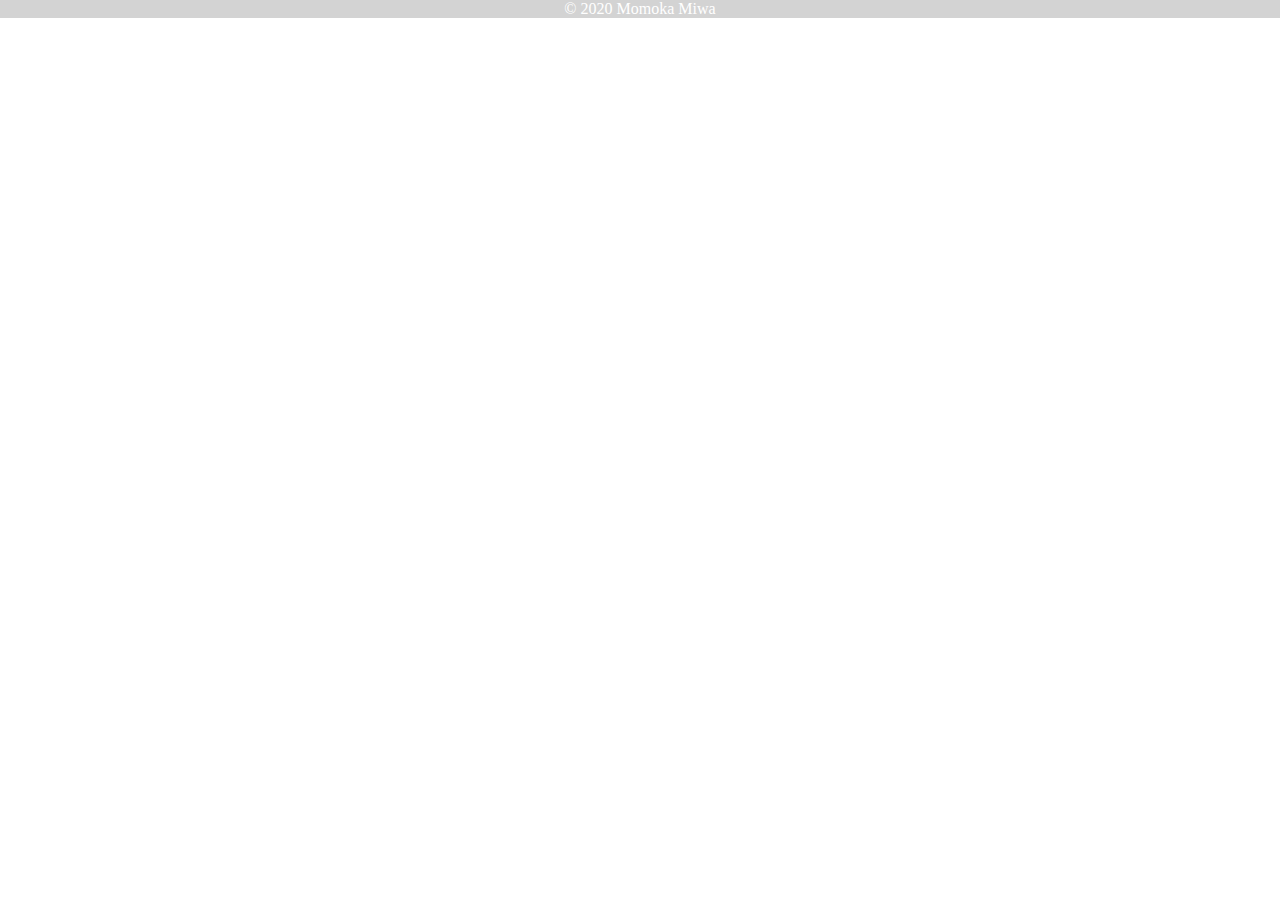
<file: about.html>
<!DOCTYPE html>
<html lang="en">
<head>
    <meta charset="UTF-8">
    <title>Momoka Miwa -About-</title>
    <link rel="stylesheet" href="about.css">
</head>
<body>
   
   <footer>&copy; 2020 Momoka Miwa</footer>  
</body>
</html>
</file>
<file: style.css>
* {
    margin: 0;
    padding: 0;
}

@font-face {
    font-family: Oswald;
    src: url(Oswald/Oswald.ttf) format("truetype");
}

@font-face {
    font-family: Higashi;
    src: url(HigashiOme-Gothic/HigashiOme.ttf) format("truetype");
}



/*
header {
    position: fixed;
    top: 0;
    left: 0;
    width: 100%;
    height: 60px;
    background-color: #be9dc9;
}

.el_humburger {
    position: absolute;
    top: 18px;
    right: 18px;
    width: 26px;
    height: auto;
    padding-top: 1px;
    box-sizing: border-box;
    z-index: 10000;
    transition: all 0.2s ease-in-out;
    cursor: pointer;
    pointer-events: auto;
}

.el_humburger > span {
    display: block;
    width: 100%;
    margin: 0 auto 6px;
    height: 3px;
    background: #000;
    transition: all 0.2s ease-in-out;
}

.el_humburger > span:last-child {
    margin-bottom: 0;
}

.js_humburgerOpen .el_humburger > span {
    background: #000;
}

.js_humburgerOpen .el_humburger > span.top {
    transform: translateY(9px) rotate(-45deg);
}

.js_humburgerOpen .el_humburger > span.middle {
    opacity: 0;
}

.js_humburgerOpen .el_humburger > span.bottom {
    transform: translateY(-9px) rotate(45deg);
}

.el_humburgerButton.el_humburgerButton__close {
    top: 2%;
    right: 2%;
}

.el_humburgerButton__close > span {
    display: block;
    width: 35px;
    margin: 0 auto;
    height: 4px;
    background: #fff;
}

.el_humburgerButton__close > span.el_humburgerLineTop {
    transform: translateY(5px) rotate(-45deg);
}

.el_humburgerButton__close > span.el_humburgerLineBottom {
    transform: translateY(-6px) rotate(45deg);
}


.navigation {
    display: none;
}

.navigation.js_appear {
    position: fixed;
    top: 0;
    left: 0;
    bottom: 0;
    right: 0;
    display: block;
    z-index: 9999;
}

.navigation_screen {
    position: absolute;
    top: 0;
    left: 0;
    bottom: 0;
    right: 0;
    background-color: rgba(255, 255, 255, 0.96);
    z-index: 0;
    margin-top: 0px;
    padding-top: 0px;
    overflow: auto;
    -webkit-overflow-scrolling: touch;
}

.nav_wrap {
    padding: 80px 0 0 0;
    text-align: center;
}

.content {
    font-size: 3em;
    font-family: Oswald;
    margin: 30px 0;
}

.content > a {
    color: #151515;
    text-decoration: none;
    -webkit-transition: all 0.3s ease-out;
    -moz-transition: all 0.3s ease-out;
    -o-transition: all 0.3s ease-out;
    -ms-transition: all 0.3s ease-out;
    transition: all 0.3s ease-out;
}
.content > a:hover{
    color: #40e89b;
}

.home {
    margin-top: 150px;
}

.js_fixed {
    position: fixed;
    width: 100%;
    height: 100%;
}
*/

.header {
    width: 100%;
    height: 100vh;
    text-align: center;
}

.header img {
    height: 100%;
    width: auto;
}

header {
    position: relative;
}

header a {
    position: absolute;
    bottom: 0px;
    left: 50%;
    z-index: 2;
    display: inline-block;
    -webkit-transform: translate(0, -50%);
    transform: translate(0, -50%);
    text-decoration: none;
    padding-top: 2.5%;
}

header a span {
    position: absolute;
    top: 0;
    left: 50%;
    width: 24px;
    height: 24px;
    margin-left: -12px;
    border-left: 1.5px solid #666;
    border-bottom: 1.5px solid #666;
    -webkit-transform: rotate(-45deg);
    transform: rotate(-45deg);
    box-sizing: border-box;
     -webkit-transition: all 0.6s ease-out;
    -moz-transition: all 0.6s ease-out;
    -o-transition: all 0.6s ease-out;
    -ms-transition: all 0.6s ease-out;
    transition: all 0.6s ease-out;
}

header a:hover span {
    border-left: 1.5px solid #40e89b;
    border-bottom: 1.5px solid #40e89b;
}



.works {
    margin: 0 30px;
    border-bottom: 1px solid #e1e1e1;
}

h1 {
    text-align: center;
    margin: 120px 0 50px 0;
    font-size: 3em;
    font-family: Oswald;
}

h2 {
    margin: 0 0 10px 30px;
    font-size: 2em;
    font-family: Oswald;
}

.typography {
    margin: 60px 0;
}

.workall {
    display: -webkit-flex;
    display: -moz-flex;
    display: -ms-flex;
    display: -o-flex;
    display: flex;
    flex-flow: row wrap;
    margin: 0 70px;
}

/*work*/
.work {
    width: 200px;
    height: 200px;
    padding: 10px;
    margin: 10px;
    border: 2px solid #e1e1e1;
    position: relative;
    z-index: 0;
}

.work .mask {
    width: 100%;
    height: 100%;
    position: absolute;
    top: 0;
    left: 0;
    opacity: 0;
    background-color: rgba(0, 0, 0, 0.4);
    -webkit-transition: all 0.6s ease;
    transition: all 0.6s ease;
}

.work:hover .mask {
    opacity: 1;
}

.work .caption {
    font-size: 130%;
    padding-top: 70px;
    text-align: center;
    color: #fff;
    font-family: Oswald;
    font-size: 1.5em;
}


#modal {
    display: none;
    width: 70vw;
    margin: 0;
    padding: 0;
    background-color: #ffffff;
    color: #666666;
    position: fixed;
    z-index: 2;
}

#modal-bg {
    display: none;
    width: 100%;
    height: 100%;
    background-color: rgba(0, 0, 0, 0.5);
    position: fixed;
    top: 0;
    left: 0;
    z-index: 1;
}

.modal-left {
    width: 50%;
    height: 100%;
    float: left;
}

.modal-left img {
    width: 70%;
    margin: 15%;
}

.modal-right {
    width: 50%;
    height: 100%;
    float: left;
}

.modal-right .text {
    height: 70%;
    margin-top: 25%;
    margin-right: 15%;
}

.modal-title {
    font-size: 30px;
}

.modal-genre {
    font-size: 20px;
    margin-top: 15px;
}

.modal-description {
    margin-top: 20px;
    font-size: 15px;
    line-height: 25px;
}

.modal-description a {
    text-decoration: none;
    color: #666;
    -webkit-transition: all 0.3s ease-out;
    -moz-transition: all 0.3s ease-out;
    -o-transition: all 0.3s ease-out;
    -ms-transition: all 0.3s ease-out;
    transition: all 0.3s ease-out;
}

.modal-description a:hover {
    color: #40e89b;
}


/*work2*/
.work2 {
    width: 200px;
    height: 200px;
    padding: 10px;
    margin: 10px;
    border: 2px solid #e1e1e1;
    position: relative;
    z-index: 0;
}

.work2 .mask2 {
    width: 100%;
    height: 100%;
    position: absolute;
    top: 0;
    left: 0;
    opacity: 0;
    background-color: rgba(0, 0, 0, 0.4);
    -webkit-transition: all 0.6s ease;
    transition: all 0.6s ease;
}

.work2:hover .mask2 {
    opacity: 1;
}

.work2 .caption2 {
    font-size: 130%;
    padding-top: 70px;
    text-align: center;
    color: #fff;
    font-family: Oswald;
    font-size: 1.5em;
}

#modal2 {
    display: none;
    width: 70vw;

    margin: 0;
    padding: 0;
    background-color: #ffffff;
    color: #666666;
    position: fixed;
    z-index: 2;
}

#modal-bg2 {
    display: none;
    width: 100%;
    height: 100%;
    background-color: rgba(0, 0, 0, 0.5);
    position: fixed;
    top: 0;
    left: 0;
    z-index: 1;
}

/*work3*/
.work3 {
    width: 200px;
    height: 200px;
    padding: 10px;
    margin: 10px;
    border: 2px solid #e1e1e1;
    position: relative;
    z-index: 0;
}

.work3 .mask3 {
    width: 100%;
    height: 100%;
    position: absolute;
    top: 0;
    left: 0;
    opacity: 0;
    background-color: rgba(0, 0, 0, 0.4);
    -webkit-transition: all 0.6s ease;
    transition: all 0.6s ease;
}

.work3:hover .mask3 {
    opacity: 1;
}

.work3 .caption3 {
    font-size: 130%;
    padding-top: 70px;
    text-align: center;
    color: #fff;
    font-family: Oswald;
    font-size: 1.5em;
}

#modal3 {
    display: none;
    width: 70vw;

    margin: 0;
    padding: 0;
    background-color: #ffffff;
    color: #666666;
    position: fixed;
    z-index: 2;
}

#modal-bg3 {
    display: none;
    width: 100%;
    height: 100%;
    background-color: rgba(0, 0, 0, 0.5);
    position: fixed;
    top: 0;
    left: 0;
    z-index: 1;
}

/*work4*/
.work4 {
    width: 200px;
    height: 200px;
    padding: 10px;
    margin: 10px;
    border: 2px solid #e1e1e1;
    position: relative;
    z-index: 0;
}

.work4 .mask4 {
    width: 100%;
    height: 100%;
    position: absolute;
    top: 0;
    left: 0;
    opacity: 0;
    background-color: rgba(0, 0, 0, 0.4);
    -webkit-transition: all 0.6s ease;
    transition: all 0.6s ease;
}

.work4:hover .mask4 {
    opacity: 1;
}

.work4 .caption4 {
    font-size: 130%;
    padding-top: 70px;
    text-align: center;
    color: #fff;
    font-family: Oswald;
    font-size: 1.5em;
}

#modal4 {
    display: none;
    width: 70vw;

    margin: 0;
    padding: 0;
    background-color: #ffffff;
    color: #666666;
    position: fixed;
    z-index: 2;
}

#modal-bg4 {
    display: none;
    width: 100%;
    height: 100%;
    background-color: rgba(0, 0, 0, 0.5);
    position: fixed;
    top: 0;
    left: 0;
    z-index: 1;
}

/*work5*/
.work5 {
    width: 200px;
    height: 200px;
    padding: 10px;
    margin: 10px;
    border: 2px solid #e1e1e1;
    position: relative;
    z-index: 0;
}

.work5 .mask5 {
    width: 100%;
    height: 100%;
    position: absolute;
    top: 0;
    left: 0;
    opacity: 0;
    background-color: rgba(0, 0, 0, 0.4);
    -webkit-transition: all 0.6s ease;
    transition: all 0.6s ease;
}

.work5:hover .mask5 {
    opacity: 1;
}

.work5 .caption5 {
    font-size: 130%;
    padding-top: 70px;
    text-align: center;
    color: #fff;
    font-family: Oswald;
    font-size: 1.5em;
}

#modal5 {
    display: none;
    width: 70vw;

    margin: 0;
    padding: 0;
    background-color: #ffffff;
    color: #666666;
    position: fixed;
    z-index: 2;
}

#modal-bg5 {
    display: none;
    width: 100%;
    height: 100%;
    background-color: rgba(0, 0, 0, 0.5);
    position: fixed;
    top: 0;
    left: 0;
    z-index: 1;
}

/*work6*/
.work6 {
    width: 200px;
    height: 200px;
    padding: 10px;
    margin: 10px;
    border: 2px solid #e1e1e1;
    position: relative;
    z-index: 0;
}

.work6 .mask6 {
    width: 100%;
    height: 100%;
    position: absolute;
    top: 0;
    left: 0;
    opacity: 0;
    background-color: rgba(0, 0, 0, 0.4);
    -webkit-transition: all 0.6s ease;
    transition: all 0.6s ease;
}

.work6:hover .mask6 {
    opacity: 1;
}

.work6 .caption6 {
    font-size: 130%;
    padding-top: 70px;
    text-align: center;
    color: #fff;
    font-family: Oswald;
    font-size: 1.5em;
}

#modal6 {
    display: none;
    width: 70vw;

    margin: 0;
    padding: 0;
    background-color: #ffffff;
    color: #666666;
    position: fixed;
    z-index: 2;
}

#modal-bg6 {
    display: none;
    width: 100%;
    height: 100%;
    background-color: rgba(0, 0, 0, 0.5);
    position: fixed;
    top: 0;
    left: 0;
    z-index: 1;
}

/*work7*/
.work7 {
    width: 200px;
    height: 200px;
    padding: 10px;
    margin: 10px;
    border: 2px solid #e1e1e1;
    position: relative;
    z-index: 0;
}

.work7 .mask7 {
    width: 100%;
    height: 100%;
    position: absolute;
    top: 0;
    left: 0;
    opacity: 0;
    background-color: rgba(0, 0, 0, 0.4);
    -webkit-transition: all 0.6s ease;
    transition: all 0.6s ease;
}

.work7:hover .mask7 {
    opacity: 1;
}

.work7 .caption7 {
    font-size: 130%;
    padding-top: 70px;
    text-align: center;
    color: #fff;
    font-family: Oswald;
    font-size: 1.5em;
}

#modal7 {
    display: none;
    width: 70vw;

    margin: 0;
    padding: 0;
    background-color: #ffffff;
    color: #666666;
    position: fixed;
    z-index: 2;
}

#modal-bg7 {
    display: none;
    width: 100%;
    height: 100%;
    background-color: rgba(0, 0, 0, 0.5);
    position: fixed;
    top: 0;
    left: 0;
    z-index: 1;
}

/*work8*/
.work8 {
    width: 200px;
    height: 200px;
    padding: 10px;
    margin: 10px;
    border: 2px solid #e1e1e1;
    position: relative;
    z-index: 0;
}

.work8 .mask8 {
    width: 100%;
    height: 100%;
    position: absolute;
    top: 0;
    left: 0;
    opacity: 0;
    background-color: rgba(0, 0, 0, 0.4);
    -webkit-transition: all 0.6s ease;
    transition: all 0.6s ease;
}

.work8:hover .mask8 {
    opacity: 1;
}

.work8 .caption8 {
    font-size: 130%;
    padding-top: 70px;
    text-align: center;
    color: #fff;
    font-family: Oswald;
    font-size: 1.5em;
}

#modal8 {
    display: none;
    width: 70vw;

    margin: 0;
    padding: 0;
    background-color: #ffffff;
    color: #666666;
    position: fixed;
    z-index: 2;
}

#modal-bg8 {
    display: none;
    width: 100%;
    height: 100%;
    background-color: rgba(0, 0, 0, 0.5);
    position: fixed;
    top: 0;
    left: 0;
    z-index: 1;
}

/*work9*/
.work9 {
    width: 200px;
    height: 200px;
    padding: 10px;
    margin: 10px;
    border: 2px solid #e1e1e1;
    position: relative;
    z-index: 0;
}

.work9 .mask9 {
    width: 100%;
    height: 100%;
    position: absolute;
    top: 0;
    left: 0;
    opacity: 0;
    background-color: rgba(0, 0, 0, 0.4);
    -webkit-transition: all 0.6s ease;
    transition: all 0.6s ease;
}

.work9:hover .mask9 {
    opacity: 1;
}

.work9 .caption9 {
    font-size: 130%;
    padding-top: 70px;
    text-align: center;
    color: #fff;
    font-family: Oswald;
    font-size: 1.5em;
}

#modal9 {
    display: none;
    width: 70vw;

    margin: 0;
    padding: 0;
    background-color: #ffffff;
    color: #666666;
    position: fixed;
    z-index: 2;
}

#modal-bg9 {
    display: none;
    width: 100%;
    height: 100%;
    background-color: rgba(0, 0, 0, 0.5);
    position: fixed;
    top: 0;
    left: 0;
    z-index: 1;
}

/*work10*/
.work10 {
    width: 200px;
    height: 200px;
    padding: 10px;
    margin: 10px;
    border: 2px solid #e1e1e1;
    position: relative;
    z-index: 0;
}

.work10 .mask10 {
    width: 100%;
    height: 100%;
    position: absolute;
    top: 0;
    left: 0;
    opacity: 0;
    background-color: rgba(0, 0, 0, 0.4);
    -webkit-transition: all 0.6s ease;
    transition: all 0.6s ease;
}

.work10:hover .mask10 {
    opacity: 1;
}

.work10 .caption10 {
    font-size: 130%;
    padding-top: 70px;
    text-align: center;
    color: #fff;
    font-family: Oswald;
    font-size: 1.5em;
}

#modal10 {
    display: none;
    width: 70vw;

    margin: 0;
    padding: 0;
    background-color: #ffffff;
    color: #666666;
    position: fixed;
    z-index: 2;
}

#modal-bg10 {
    display: none;
    width: 100%;
    height: 100%;
    background-color: rgba(0, 0, 0, 0.5);
    position: fixed;
    top: 0;
    left: 0;
    z-index: 1;
}

/*work11*/
.work11 {
    width: 200px;
    height: 200px;
    padding: 10px;
    margin: 10px;
    border: 2px solid #e1e1e1;
    position: relative;
    z-index: 0;
}

.work11 .mask11 {
    width: 100%;
    height: 100%;
    position: absolute;
    top: 0;
    left: 0;
    opacity: 0;
    background-color: rgba(0, 0, 0, 0.4);
    -webkit-transition: all 0.6s ease;
    transition: all 0.6s ease;
}

.work11:hover .mask11 {
    opacity: 1;
}

.work11 .caption11 {
    font-size: 130%;
    padding-top: 70px;
    text-align: center;
    color: #fff;
    font-family: Oswald;
    font-size: 1.5em;
}

#modal11 {
    display: none;
    width: 70vw;

    margin: 0;
    padding: 0;
    background-color: #ffffff;
    color: #666666;
    position: fixed;
    z-index: 2;
}

#modal-bg11 {
    display: none;
    width: 100%;
    height: 100%;
    background-color: rgba(0, 0, 0, 0.5);
    position: fixed;
    top: 0;
    left: 0;
    z-index: 1;
}

/*work12*/
.work12 {
    width: 200px;
    height: 200px;
    padding: 10px;
    margin: 10px;
    border: 2px solid #e1e1e1;
    position: relative;
    z-index: 0;
}

.work12 .mask12 {
    width: 100%;
    height: 100%;
    position: absolute;
    top: 0;
    left: 0;
    opacity: 0;
    background-color: rgba(0, 0, 0, 0.4);
    -webkit-transition: all 0.6s ease;
    transition: all 0.6s ease;
}

.work12:hover .mask12 {
    opacity: 1;
}

.work12 .caption12 {
    font-size: 130%;
    padding-top: 70px;
    text-align: center;
    color: #fff;
    font-family: Oswald;
    font-size: 1.5em;
}

#modal12 {
    display: none;
    width: 70vw;

    margin: 0;
    padding: 0;
    background-color: #ffffff;
    color: #666666;
    position: fixed;
    z-index: 2;
}

#modal-bg12 {
    display: none;
    width: 100%;
    height: 100%;
    background-color: rgba(0, 0, 0, 0.5);
    position: fixed;
    top: 0;
    left: 0;
    z-index: 1;
}

/*work13*/
.work13 {
    width: 200px;
    height: 200px;
    padding: 10px;
    margin: 10px;
    border: 2px solid #e1e1e1;
    position: relative;
    z-index: 0;
}

.work13 .mask13 {
    width: 100%;
    height: 100%;
    position: absolute;
    top: 0;
    left: 0;
    opacity: 0;
    background-color: rgba(0, 0, 0, 0.4);
    -webkit-transition: all 0.6s ease;
    transition: all 0.6s ease;
}

.work13:hover .mask13 {
    opacity: 1;
}

.work13 .caption13 {
    font-size: 130%;
    padding-top: 70px;
    text-align: center;
    color: #fff;
    font-family: Oswald;
    font-size: 1.5em;
}

#modal13 {
    display: none;
    width: 70vw;

    margin: 0;
    padding: 0;
    background-color: #ffffff;
    color: #666666;
    position: fixed;
    z-index: 2;
}

#modal-bg13 {
    display: none;
    width: 100%;
    height: 100%;
    background-color: rgba(0, 0, 0, 0.5);
    position: fixed;
    top: 0;
    left: 0;
    z-index: 1;
}

/*work14*/
.work14 {
    width: 200px;
    height: 200px;
    padding: 10px;
    margin: 10px;
    border: 2px solid #e1e1e1;
    position: relative;
    z-index: 0;
}

.work14 .mask14 {
    width: 100%;
    height: 100%;
    position: absolute;
    top: 0;
    left: 0;
    opacity: 0;
    background-color: rgba(0, 0, 0, 0.4);
    -webkit-transition: all 0.6s ease;
    transition: all 0.6s ease;
}

.work14:hover .mask14 {
    opacity: 1;
}

.work14 .caption14 {
    font-size: 130%;
    padding-top: 70px;
    text-align: center;
    color: #fff;
    font-family: Oswald;
    font-size: 1.5em;
}

#modal14 {
    display: none;
    width: 70vw;

    margin: 0;
    padding: 0;
    background-color: #ffffff;
    color: #666666;
    position: fixed;
    z-index: 2;
}

#modal-bg14 {
    display: none;
    width: 100%;
    height: 100%;
    background-color: rgba(0, 0, 0, 0.5);
    position: fixed;
    top: 0;
    left: 0;
    z-index: 1;
}

/*work15*/
.work15 {
    width: 200px;
    height: 200px;
    padding: 10px;
    margin: 10px;
    border: 2px solid #e1e1e1;
    position: relative;
    z-index: 0;
}

.work15 .mask15 {
    width: 100%;
    height: 100%;
    position: absolute;
    top: 0;
    left: 0;
    opacity: 0;
    background-color: rgba(0, 0, 0, 0.4);
    -webkit-transition: all 0.6s ease;
    transition: all 0.6s ease;
}

.work15:hover .mask15 {
    opacity: 1;
}

.work15 .caption15 {
    font-size: 130%;
    padding-top: 70px;
    text-align: center;
    color: #fff;
    font-family: Oswald;
    font-size: 1.5em;
}

#modal15 {
    display: none;
    width: 70vw;

    margin: 0;
    padding: 0;
    background-color: #ffffff;
    color: #666666;
    position: fixed;
    z-index: 2;
}

#modal-bg15 {
    display: none;
    width: 100%;
    height: 100%;
    background-color: rgba(0, 0, 0, 0.5);
    position: fixed;
    top: 0;
    left: 0;
    z-index: 1;
}

/*work16*/
.work16 {
    width: 200px;
    height: 200px;
    padding: 10px;
    margin: 10px;
    border: 2px solid #e1e1e1;
    position: relative;
    z-index: 0;
}

.work16 .mask16 {
    width: 100%;
    height: 100%;
    position: absolute;
    top: 0;
    left: 0;
    opacity: 0;
    background-color: rgba(0, 0, 0, 0.4);
    -webkit-transition: all 0.6s ease;
    transition: all 0.6s ease;
}

.work16:hover .mask16 {
    opacity: 1;
}

.work16 .caption16 {
    font-size: 130%;
    padding-top: 70px;
    text-align: center;
    color: #fff;
    font-family: Oswald;
    font-size: 1.5em;
}

#modal16 {
    display: none;
    width: 70vw;

    margin: 0;
    padding: 0;
    background-color: #ffffff;
    color: #666666;
    position: fixed;
    z-index: 2;
}

#modal-bg16 {
    display: none;
    width: 100%;
    height: 100%;
    background-color: rgba(0, 0, 0, 0.5);
    position: fixed;
    top: 0;
    left: 0;
    z-index: 1;
}

/*work17*/
.work17 {
    width: 200px;
    height: 200px;
    padding: 10px;
    margin: 10px;
    border: 2px solid #e1e1e1;
    position: relative;
    z-index: 0;
}

.work17 .mask17 {
    width: 100%;
    height: 100%;
    position: absolute;
    top: 0;
    left: 0;
    opacity: 0;
    background-color: rgba(0, 0, 0, 0.4);
    -webkit-transition: all 0.6s ease;
    transition: all 0.6s ease;
}

.work17:hover .mask17 {
    opacity: 1;
}

.work17 .caption17 {
    font-size: 130%;
    padding-top: 70px;
    text-align: center;
    color: #fff;
    font-family: Oswald;
    font-size: 1.5em;
}

#modal17 {
    display: none;
    width: 70vw;

    margin: 0;
    padding: 0;
    background-color: #ffffff;
    color: #666666;
    position: fixed;
    z-index: 2;
}

#modal-bg17 {
    display: none;
    width: 100%;
    height: 100%;
    background-color: rgba(0, 0, 0, 0.5);
    position: fixed;
    top: 0;
    left: 0;
    z-index: 1;
}

/*work18*/
.work18 {
    width: 200px;
    height: 200px;
    padding: 10px;
    margin: 10px;
    border: 2px solid #e1e1e1;
    position: relative;
    z-index: 0;
}

.work18 .mask18 {
    width: 100%;
    height: 100%;
    position: absolute;
    top: 0;
    left: 0;
    opacity: 0;
    background-color: rgba(0, 0, 0, 0.4);
    -webkit-transition: all 0.6s ease;
    transition: all 0.6s ease;
}

.work18:hover .mask18 {
    opacity: 1;
}

.work18 .caption18 {
    font-size: 130%;
    padding-top: 70px;
    text-align: center;
    color: #fff;
    font-family: Oswald;
    font-size: 1.5em;
}

#modal18 {
    display: none;
    width: 70vw;

    margin: 0;
    padding: 0;
    background-color: #ffffff;
    color: #666666;
    position: fixed;
    z-index: 2;
}

#modal-bg18 {
    display: none;
    width: 100%;
    height: 100%;
    background-color: rgba(0, 0, 0, 0.5);
    position: fixed;
    top: 0;
    left: 0;
    z-index: 1;
}

/*work19*/
.work19 {
    width: 200px;
    height: 200px;
    padding: 10px;
    margin: 10px;
    border: 2px solid #e1e1e1;
    position: relative;
    z-index: 0;
}

.work19 .mask19 {
    width: 100%;
    height: 100%;
    position: absolute;
    top: 0;
    left: 0;
    opacity: 0;
    background-color: rgba(0, 0, 0, 0.4);
    -webkit-transition: all 0.6s ease;
    transition: all 0.6s ease;
}

.work19:hover .mask19 {
    opacity: 1;
}

.work19 .caption19 {
    font-size: 130%;
    padding-top: 70px;
    text-align: center;
    color: #fff;
    font-family: Oswald;
    font-size: 1.5em;
}

#modal19 {
    display: none;
    width: 70vw;

    margin: 0;
    padding: 0;
    background-color: #ffffff;
    color: #666666;
    position: fixed;
    z-index: 2;
}

#modal-bg19 {
    display: none;
    width: 100%;
    height: 100%;
    background-color: rgba(0, 0, 0, 0.5);
    position: fixed;
    top: 0;
    left: 0;
    z-index: 1;
}

/*work20*/
.work20 {
    width: 200px;
    height: 200px;
    padding: 10px;
    margin: 10px;
    border: 2px solid #e1e1e1;
    position: relative;
    z-index: 0;
}

.work20 .mask20 {
    width: 100%;
    height: 100%;
    position: absolute;
    top: 0;
    left: 0;
    opacity: 0;
    background-color: rgba(0, 0, 0, 0.4);
    -webkit-transition: all 0.6s ease;
    transition: all 0.6s ease;
}

.work20:hover .mask20 {
    opacity: 1;
}

.work20 .caption20 {
    font-size: 130%;
    padding-top: 70px;
    text-align: center;
    color: #fff;
    font-family: Oswald;
    font-size: 1.5em;
}

#modal20 {
    display: none;
    width: 70vw;

    margin: 0;
    padding: 0;
    background-color: #ffffff;
    color: #666666;
    position: fixed;
    z-index: 2;
}

#modal-bg20 {
    display: none;
    width: 100%;
    height: 100%;
    background-color: rgba(0, 0, 0, 0.5);
    position: fixed;
    top: 0;
    left: 0;
    z-index: 1;
}

/*work21*/
.work21 {
    width: 200px;
    height: 200px;
    padding: 10px;
    margin: 10px;
    border: 2px solid #e1e1e1;
    position: relative;
    z-index: 0;
}

.work21 .mask21 {
    width: 100%;
    height: 100%;
    position: absolute;
    top: 0;
    left: 0;
    opacity: 0;
    background-color: rgba(0, 0, 0, 0.4);
    -webkit-transition: all 0.6s ease;
    transition: all 0.6s ease;
}

.work21:hover .mask21 {
    opacity: 1;
}

.work21 .caption21 {
    font-size: 130%;
    padding-top: 70px;
    text-align: center;
    color: #fff;
    font-family: Oswald;
    font-size: 1.5em;
}

#modal21 {
    display: none;
    width: 70vw;

    margin: 0;
    padding: 0;
    background-color: #ffffff;
    color: #666666;
    position: fixed;
    z-index: 2;
}

#modal-bg21 {
    display: none;
    width: 100%;
    height: 100%;
    background-color: rgba(0, 0, 0, 0.5);
    position: fixed;
    top: 0;
    left: 0;
    z-index: 1;
}

/*work22*/
.work22 {
    width: 200px;
    height: 200px;
    padding: 10px;
    margin: 10px;
    border: 2px solid #e1e1e1;
    position: relative;
    z-index: 0;
}

.work22 .mask22 {
    width: 100%;
    height: 100%;
    position: absolute;
    top: 0;
    left: 0;
    opacity: 0;
    background-color: rgba(0, 0, 0, 0.4);
    -webkit-transition: all 0.6s ease;
    transition: all 0.6s ease;
}

.work22:hover .mask22 {
    opacity: 1;
}

.work22 .caption22 {
    font-size: 130%;
    padding-top: 70px;
    text-align: center;
    color: #fff;
    font-family: Oswald;
    font-size: 1.5em;
}

#modal22 {
    display: none;
    width: 70vw;

    margin: 0;
    padding: 0;
    background-color: #ffffff;
    color: #666666;
    position: fixed;
    z-index: 2;
}

#modal-bg22 {
    display: none;
    width: 100%;
    height: 100%;
    background-color: rgba(0, 0, 0, 0.5);
    position: fixed;
    top: 0;
    left: 0;
    z-index: 1;
}

/*work23*/
.work23 {
    width: 200px;
    height: 200px;
    padding: 10px;
    margin: 10px;
    border: 2px solid #e1e1e1;
    position: relative;
    z-index: 0;
}

.work23 .mask23 {
    width: 100%;
    height: 100%;
    position: absolute;
    top: 0;
    left: 0;
    opacity: 0;
    background-color: rgba(0, 0, 0, 0.4);
    -webkit-transition: all 0.6s ease;
    transition: all 0.6s ease;
}

.work23:hover .mask23 {
    opacity: 1;
}

.work23 .caption23 {
    font-size: 130%;
    padding-top: 70px;
    text-align: center;
    color: #fff;
    font-family: Oswald;
    font-size: 1.5em;
}

#modal23 {
    display: none;
    width: 70vw;

    margin: 0;
    padding: 0;
    background-color: #ffffff;
    color: #666666;
    position: fixed;
    z-index: 2;
}

#modal-bg23 {
    display: none;
    width: 100%;
    height: 100%;
    background-color: rgba(0, 0, 0, 0.5);
    position: fixed;
    top: 0;
    left: 0;
    z-index: 1;
}

/*work24*/
.work24 {
    width: 200px;
    height: 200px;
    padding: 10px;
    margin: 10px;
    border: 2px solid #e1e1e1;
    position: relative;
    z-index: 0;
}

.work24 .mask24 {
    width: 100%;
    height: 100%;
    position: absolute;
    top: 0;
    left: 0;
    opacity: 0;
    background-color: rgba(0, 0, 0, 0.4);
    -webkit-transition: all 0.6s ease;
    transition: all 0.6s ease;
}

.work24:hover .mask24 {
    opacity: 1;
}

.work24 .caption24 {
    font-size: 130%;
    padding-top: 70px;
    text-align: center;
    color: #fff;
    font-family: Oswald;
    font-size: 1.5em;
}

#modal24 {
    display: none;
    width: 70vw;

    margin: 0;
    padding: 0;
    background-color: #ffffff;
    color: #666666;
    position: fixed;
    z-index: 2;
}

#modal-bg24 {
    display: none;
    width: 100%;
    height: 100%;
    background-color: rgba(0, 0, 0, 0.5);
    position: fixed;
    top: 0;
    left: 0;
    z-index: 1;
}

/*work25*/
.work25 {
    width: 200px;
    height: 200px;
    padding: 10px;
    margin: 10px;
    border: 2px solid #e1e1e1;
    position: relative;
    z-index: 0;
}

.work25 .mask25 {
    width: 100%;
    height: 100%;
    position: absolute;
    top: 0;
    left: 0;
    opacity: 0;
    background-color: rgba(0, 0, 0, 0.4);
    -webkit-transition: all 0.6s ease;
    transition: all 0.6s ease;
}

.work25:hover .mask25 {
    opacity: 1;
}

.work25 .caption25 {
    font-size: 130%;
    padding-top: 70px;
    text-align: center;
    color: #fff;
    font-family: Oswald;
    font-size: 1.5em;
}

#modal25 {
    display: none;
    width: 70vw;

    margin: 0;
    padding: 0;
    background-color: #ffffff;
    color: #666666;
    position: fixed;
    z-index: 2;
}

#modal-bg25 {
    display: none;
    width: 100%;
    height: 100%;
    background-color: rgba(0, 0, 0, 0.5);
    position: fixed;
    top: 0;
    left: 0;
    z-index: 1;
}

/*work26*/
.work26 {
    width: 200px;
    height: 200px;
    padding: 10px;
    margin: 10px;
    border: 2px solid #e1e1e1;
    position: relative;
    z-index: 0;
}

.work26 .mask26 {
    width: 100%;
    height: 100%;
    position: absolute;
    top: 0;
    left: 0;
    opacity: 0;
    background-color: rgba(0, 0, 0, 0.4);
    -webkit-transition: all 0.6s ease;
    transition: all 0.6s ease;
}

.work26:hover .mask26 {
    opacity: 1;
}

.work26 .caption26 {
    font-size: 130%;
    padding-top: 70px;
    text-align: center;
    color: #fff;
    font-family: Oswald;
    font-size: 1.5em;
}

#modal26 {
    display: none;
    width: 70vw;

    margin: 0;
    padding: 0;
    background-color: #ffffff;
    color: #666666;
    position: fixed;
    z-index: 2;
}

#modal-bg26 {
    display: none;
    width: 100%;
    height: 100%;
    background-color: rgba(0, 0, 0, 0.5);
    position: fixed;
    top: 0;
    left: 0;
    z-index: 1;
}

/*work27*/
.work27 {
    width: 200px;
    height: 200px;
    padding: 10px;
    margin: 10px;
    border: 2px solid #e1e1e1;
    position: relative;
    z-index: 0;
}

.work27 .mask27 {
    width: 100%;
    height: 100%;
    position: absolute;
    top: 0;
    left: 0;
    opacity: 0;
    background-color: rgba(0, 0, 0, 0.4);
    -webkit-transition: all 0.6s ease;
    transition: all 0.6s ease;
}

.work27:hover .mask27 {
    opacity: 1;
}

.work27 .caption27 {
    font-size: 130%;
    padding-top: 70px;
    text-align: center;
    color: #fff;
    font-family: Oswald;
    font-size: 1.5em;
}

#modal27 {
    display: none;
    width: 70vw;

    margin: 0;
    padding: 0;
    background-color: #ffffff;
    color: #666666;
    position: fixed;
    z-index: 2;
}

#modal-bg27 {
    display: none;
    width: 100%;
    height: 100%;
    background-color: rgba(0, 0, 0, 0.5);
    position: fixed;
    top: 0;
    left: 0;
    z-index: 1;
}

/*work28*/
.work28 {
    width: 200px;
    height: 200px;
    padding: 10px;
    margin: 10px;
    border: 2px solid #e1e1e1;
    position: relative;
    z-index: 0;
}

.work28 .mask28 {
    width: 100%;
    height: 100%;
    position: absolute;
    top: 0;
    left: 0;
    opacity: 0;
    background-color: rgba(0, 0, 0, 0.4);
    -webkit-transition: all 0.6s ease;
    transition: all 0.6s ease;
}

.work28:hover .mask28 {
    opacity: 1;
}

.work28 .caption28 {
    font-size: 130%;
    padding-top: 70px;
    text-align: center;
    color: #fff;
    font-family: Oswald;
    font-size: 1.5em;
}

#modal28 {
    display: none;
    width: 70vw;

    margin: 0;
    padding: 0;
    background-color: #ffffff;
    color: #666666;
    position: fixed;
    z-index: 2;
}

#modal-bg28 {
    display: none;
    width: 100%;
    height: 100%;
    background-color: rgba(0, 0, 0, 0.5);
    position: fixed;
    top: 0;
    left: 0;
    z-index: 1;
}

/*work29*/
.work29 {
    width: 200px;
    height: 200px;
    padding: 10px;
    margin: 10px;
    border: 2px solid #e1e1e1;
    position: relative;
    z-index: 0;
}

.work29 .mask29 {
    width: 100%;
    height: 100%;
    position: absolute;
    top: 0;
    left: 0;
    opacity: 0;
    background-color: rgba(0, 0, 0, 0.4);
    -webkit-transition: all 0.6s ease;
    transition: all 0.6s ease;
}

.work29:hover .mask29 {
    opacity: 1;
}

.work29 .caption29 {
    font-size: 130%;
    padding-top: 70px;
    text-align: center;
    color: #fff;
    font-family: Oswald;
    font-size: 1.5em;
}

#modal29 {
    display: none;
    width: 70vw;

    margin: 0;
    padding: 0;
    background-color: #ffffff;
    color: #666666;
    position: fixed;
    z-index: 2;
}

#modal-bg29 {
    display: none;
    width: 100%;
    height: 100%;
    background-color: rgba(0, 0, 0, 0.5);
    position: fixed;
    top: 0;
    left: 0;
    z-index: 1;
}

/*work30*/
.work30 {
    width: 200px;
    height: 200px;
    padding: 10px;
    margin: 10px;
    border: 2px solid #e1e1e1;
    position: relative;
    z-index: 0;
}

.work30 .mask30 {
    width: 100%;
    height: 100%;
    position: absolute;
    top: 0;
    left: 0;
    opacity: 0;
    background-color: rgba(0, 0, 0, 0.4);
    -webkit-transition: all 0.6s ease;
    transition: all 0.6s ease;
}

.work30:hover .mask30 {
    opacity: 1;
}

.work30 .caption30 {
    font-size: 130%;
    padding-top: 70px;
    text-align: center;
    color: #fff;
    font-family: Oswald;
    font-size: 1.5em;
}

#modal30 {
    display: none;
    width: 70vw;

    margin: 0;
    padding: 0;
    background-color: #ffffff;
    color: #666666;
    position: fixed;
    z-index: 2;
}

#modal-bg30 {
    display: none;
    width: 100%;
    height: 100%;
    background-color: rgba(0, 0, 0, 0.5);
    position: fixed;
    top: 0;
    left: 0;
    z-index: 1;
}

/*work31*/
.work31 {
    width: 200px;
    height: 200px;
    padding: 10px;
    margin: 10px;
    border: 2px solid #e1e1e1;
    position: relative;
    z-index: 0;
}

.work31 .mask31 {
    width: 100%;
    height: 100%;
    position: absolute;
    top: 0;
    left: 0;
    opacity: 0;
    background-color: rgba(0, 0, 0, 0.4);
    -webkit-transition: all 0.6s ease;
    transition: all 0.6s ease;
}

.work31:hover .mask31 {
    opacity: 1;
}

.work31 .caption31 {
    font-size: 130%;
    padding-top: 70px;
    text-align: center;
    color: #fff;
    font-family: Oswald;
    font-size: 1.5em;
}

#modal31 {
    display: none;
    width: 70vw;

    margin: 0;
    padding: 0;
    background-color: #ffffff;
    color: #666666;
    position: fixed;
    z-index: 2;
}

#modal-bg31 {
    display: none;
    width: 100%;
    height: 100%;
    background-color: rgba(0, 0, 0, 0.5);
    position: fixed;
    top: 0;
    left: 0;
    z-index: 1;
}

/*work32*/
.work32 {
    width: 200px;
    height: 200px;
    padding: 10px;
    margin: 10px;
    border: 2px solid #e1e1e1;
    position: relative;
    z-index: 0;
}

.work32 .mask32 {
    width: 100%;
    height: 100%;
    position: absolute;
    top: 0;
    left: 0;
    opacity: 0;
    background-color: rgba(0, 0, 0, 0.4);
    -webkit-transition: all 0.6s ease;
    transition: all 0.6s ease;
}

.work32:hover .mask32 {
    opacity: 1;
}

.work32 .caption32 {
    font-size: 130%;
    padding-top: 70px;
    text-align: center;
    color: #fff;
    font-family: Oswald;
    font-size: 1.5em;
}

#modal32 {
    display: none;
    width: 70vw;

    margin: 0;
    padding: 0;
    background-color: #ffffff;
    color: #666666;
    position: fixed;
    z-index: 2;
}

#modal-bg32 {
    display: none;
    width: 100%;
    height: 100%;
    background-color: rgba(0, 0, 0, 0.5);
    position: fixed;
    top: 0;
    left: 0;
    z-index: 1;
}

/*work33*/
.work33 {
    width: 200px;
    height: 200px;
    padding: 10px;
    margin: 10px;
    border: 2px solid #e1e1e1;
    position: relative;
    z-index: 0;
}

.work33 .mask33 {
    width: 100%;
    height: 100%;
    position: absolute;
    top: 0;
    left: 0;
    opacity: 0;
    background-color: rgba(0, 0, 0, 0.4);
    -webkit-transition: all 0.6s ease;
    transition: all 0.6s ease;
}

.work33:hover .mask33 {
    opacity: 1;
}

.work33 .caption33 {
    font-size: 130%;
    padding-top: 70px;
    text-align: center;
    color: #fff;
    font-family: Oswald;
    font-size: 1.5em;
}

#modal33 {
    display: none;
    width: 70vw;

    margin: 0;
    padding: 0;
    background-color: #ffffff;
    color: #666666;
    position: fixed;
    z-index: 2;
}

#modal-bg33 {
    display: none;
    width: 100%;
    height: 100%;
    background-color: rgba(0, 0, 0, 0.5);
    position: fixed;
    top: 0;
    left: 0;
    z-index: 1;
}

/*work34*/
.work34 {
    width: 200px;
    height: 200px;
    padding: 10px;
    margin: 10px;
    border: 2px solid #e1e1e1;
    position: relative;
    z-index: 0;
}

.work34 .mask34 {
    width: 100%;
    height: 100%;
    position: absolute;
    top: 0;
    left: 0;
    opacity: 0;
    background-color: rgba(0, 0, 0, 0.4);
    -webkit-transition: all 0.6s ease;
    transition: all 0.6s ease;
}

.work34:hover .mask34 {
    opacity: 1;
}

.work34 .caption34 {
    font-size: 130%;
    padding-top: 70px;
    text-align: center;
    color: #fff;
    font-family: Oswald;
    font-size: 1.5em;
}

#modal34 {
    display: none;
    width: 70vw;

    margin: 0;
    padding: 0;
    background-color: #ffffff;
    color: #666666;
    position: fixed;
    z-index: 2;
}

#modal-bg34 {
    display: none;
    width: 100%;
    height: 100%;
    background-color: rgba(0, 0, 0, 0.5);
    position: fixed;
    top: 0;
    left: 0;
    z-index: 1;
}

/*work35*/
.work35 {
    width: 200px;
    height: 200px;
    padding: 10px;
    margin: 10px;
    border: 2px solid #e1e1e1;
    position: relative;
    z-index: 0;
}

.work35 .mask35 {
    width: 100%;
    height: 100%;
    position: absolute;
    top: 0;
    left: 0;
    opacity: 0;
    background-color: rgba(0, 0, 0, 0.4);
    -webkit-transition: all 0.6s ease;
    transition: all 0.6s ease;
}

.work35:hover .mask35 {
    opacity: 1;
}

.work35 .caption35 {
    font-size: 130%;
    padding-top: 70px;
    text-align: center;
    color: #fff;
    font-family: Oswald;
    font-size: 1.5em;
}

#modal35 {
    display: none;
    width: 70vw;

    margin: 0;
    padding: 0;
    background-color: #ffffff;
    color: #666666;
    position: fixed;
    z-index: 2;
}

#modal-bg35 {
    display: none;
    width: 100%;
    height: 100%;
    background-color: rgba(0, 0, 0, 0.5);
    position: fixed;
    top: 0;
    left: 0;
    z-index: 1;
}

/*work36*/
.work36 {
    width: 200px;
    height: 200px;
    padding: 10px;
    margin: 10px;
    border: 2px solid #e1e1e1;
    position: relative;
    z-index: 0;
}

.work36 .mask36 {
    width: 100%;
    height: 100%;
    position: absolute;
    top: 0;
    left: 0;
    opacity: 0;
    background-color: rgba(0, 0, 0, 0.4);
    -webkit-transition: all 0.6s ease;
    transition: all 0.6s ease;
}

.work36:hover .mask36 {
    opacity: 1;
}

.work36 .caption36 {
    font-size: 130%;
    padding-top: 70px;
    text-align: center;
    color: #fff;
    font-family: Oswald;
    font-size: 1.5em;
}

#modal36 {
    display: none;
    width: 70vw;

    margin: 0;
    padding: 0;
    background-color: #ffffff;
    color: #666666;
    position: fixed;
    z-index: 2;
}

#modal-bg36 {
    display: none;
    width: 100%;
    height: 100%;
    background-color: rgba(0, 0, 0, 0.5);
    position: fixed;
    top: 0;
    left: 0;
    z-index: 1;
}






/*about*/
.about {
    margin: 0 30px;
    border-bottom: 1px solid #e1e1e1;

}

.aboutcontents {
    display: -webkit-flex;
    display: -moz-flex;
    display: -ms-flex;
    display: -o-flex;
    display: flex;
    align-items: flex-start;
    margin-bottom: 100px;
}

.about img {
    margin: 0 100px;
}

.aboutbox {
    margin-right: 100px;
}

.aboutbox h3 {
    color: #666666;
    font-size: 2em;
    font-weight: normal;

}

.aboutbox h3 span {
    margin-left: 20px;
    font-size: .8em;
    color: #666666;
}

.aboutbox h4 {
    margin: 30px 0 10px 0;
    color: #151515;
    font-family: Oswald;
    font-size: 1.5em;
}

.aboutbox p {
    color: #666666;
    margin-left: 20px;
    line-height: 30px;
}

.aboutbox p span {
    margin-left: 20px;
}

.aboutbox .swift {
    margin-left: 180px;
}







/*link*/
.links {
    display: -webkit-flex;
    display: -moz-flex;
    display: -ms-flex;
    display: -o-flex;
    display: flex;
    justify-content: center;
    flex-flow: row wrap;
    margin: 45px 0 30px 0;
}

.fb_icon {
    fill: #151515;
    -webkit-transition: fill 0.3s ease-out;
    -moz-transition: fill 0.3s ease-out;
    -o-transition: fill 0.3s ease-out;
    -ms-transition: fill 0.3s ease-out;
    transition: fill 0.3s ease-out;
    width: 45px;
    /*    width: 3.5%;*/
    margin: 0 15px;
}

.fb_icon:hover {
    fill: #40e89b;
}

.twitter_icon {
    fill: #151515;
    -webkit-transition: fill 0.3s ease-out;
    -moz-transition: fill 0.3s ease-out;
    -o-transition: fill 0.3s ease-out;
    -ms-transition: fill 0.3s ease-out;
    transition: fill 0.3s ease-out;
    width: 45px;
    /*    width: 3.5%;*/
    margin: 0 15px;
}

.twitter_icon:hover {
    fill: #40e89b;
}

.ig_icon {
    fill: #151515;
    -webkit-transition: fill 0.3s ease-out;
    -moz-transition: fill 0.3s ease-out;
    -o-transition: fill 0.3s ease-out;
    -ms-transition: fill 0.3s ease-out;
    transition: fill 0.3s ease-out;
    width: 45px;
    /*    width: 3.5%;*/
    margin: 0 15px;
}

.ig_icon:hover {
    fill: #40e89b;
}

.suzuri_icon {
    fill: #151515;
    -webkit-transition: fill 0.3s ease-out;
    -moz-transition: fill 0.3s ease-out;
    -o-transition: fill 0.3s ease-out;
    -ms-transition: fill 0.3s ease-out;
    transition: fill 0.3s ease-out;
    width: 55px;
    /*    width: 4%;*/
    margin: 0 15px;
}

.suzuri_icon:hover {
    fill: #40e89b;
}

.note_icon {
    fill: #151515;
    -webkit-transition: fill 0.3s ease-out;
    -moz-transition: fill 0.3s ease-out;
    -o-transition: fill 0.3s ease-out;
    -ms-transition: fill 0.3s ease-out;
    transition: fill 0.3s ease-out;
    width: 55px;
    /*    width: 4%;*/
    margin: 0 15px;
}

.note_icon:hover {
    fill: #40e89b;
}

/*footer*/
footer {
    border-top: 1px solid #e1e1e1;
    height: auto;
    color: #151515;
    text-align: center;
    margin: 0 30px;
    padding: 10px 0;
    font-family: Oswald;
}
</file>
<file: about.css>
*{
    margin: 0;
    padding: 0;
}



/*footer*/
footer {
    width: 100%;
    height: auto;
    background-color: #d3d3d3;
    color: #fff;
    text-align: center;
}
</file>
